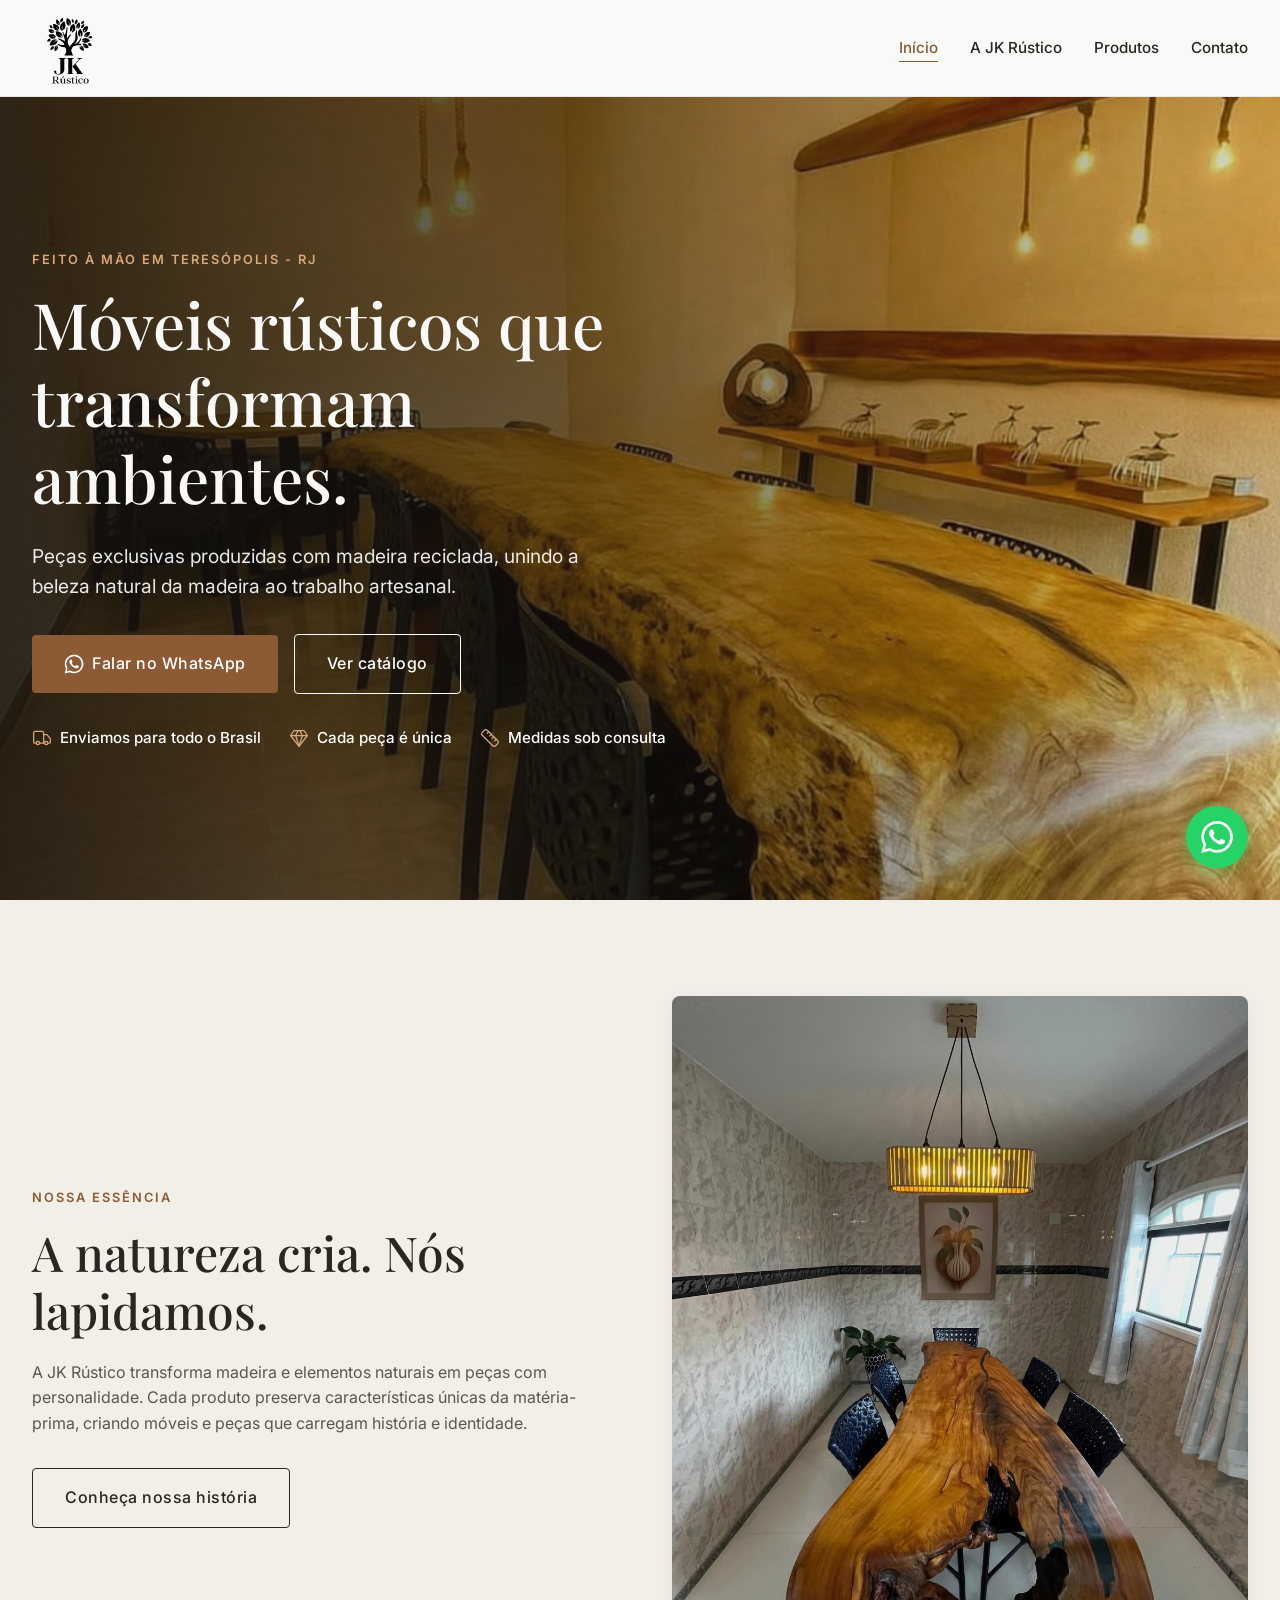
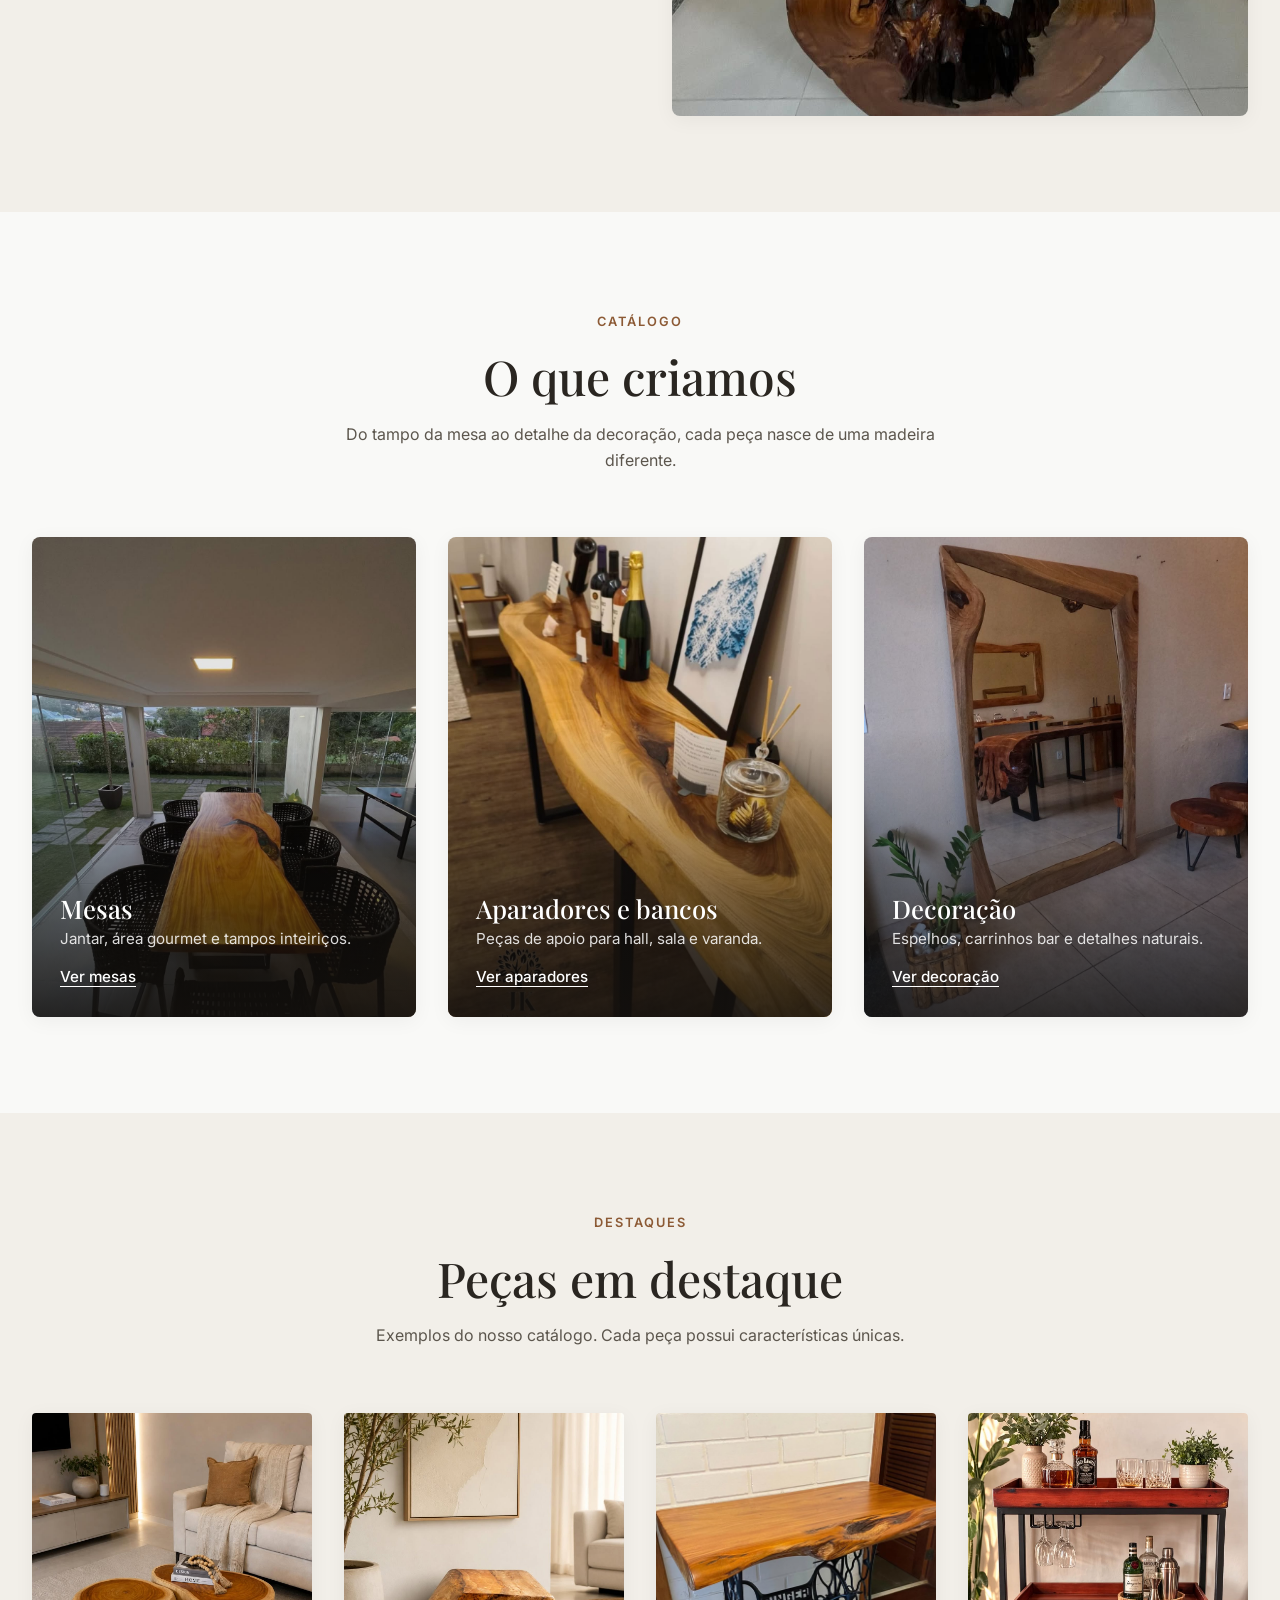
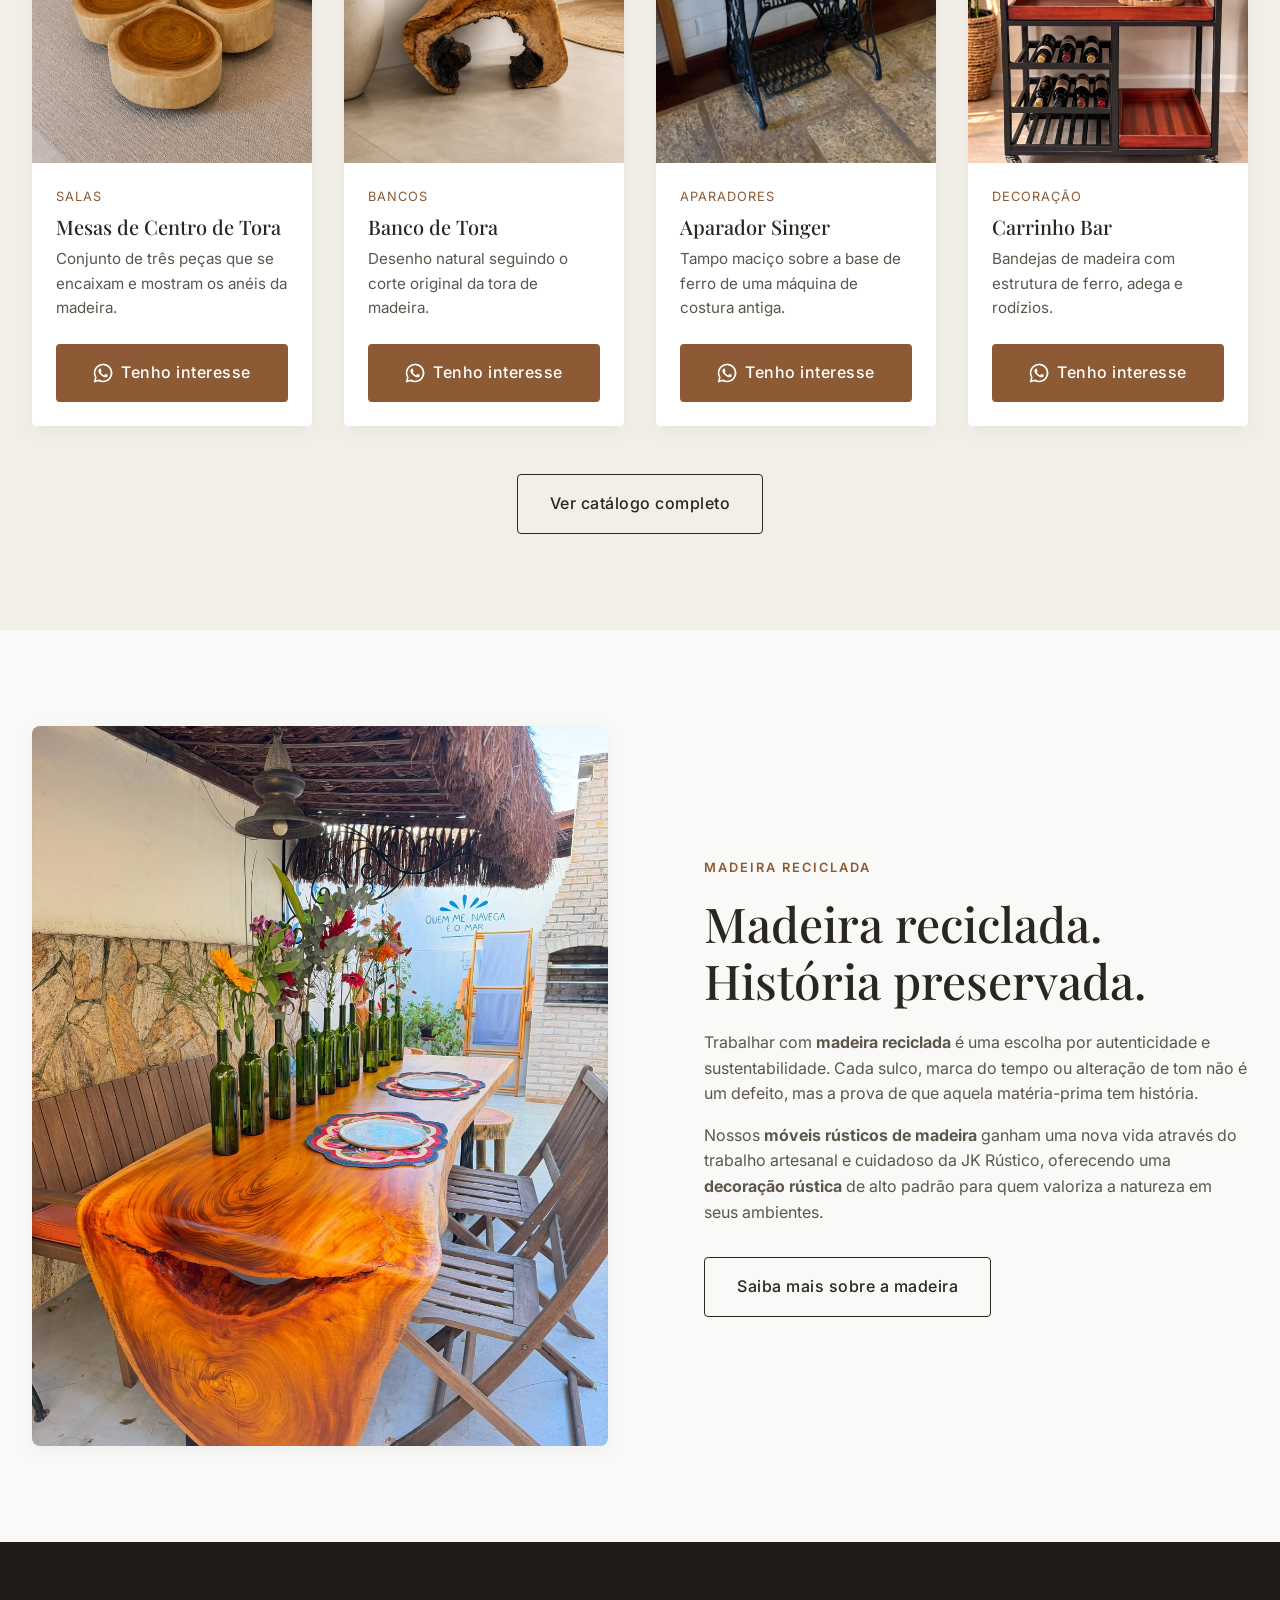
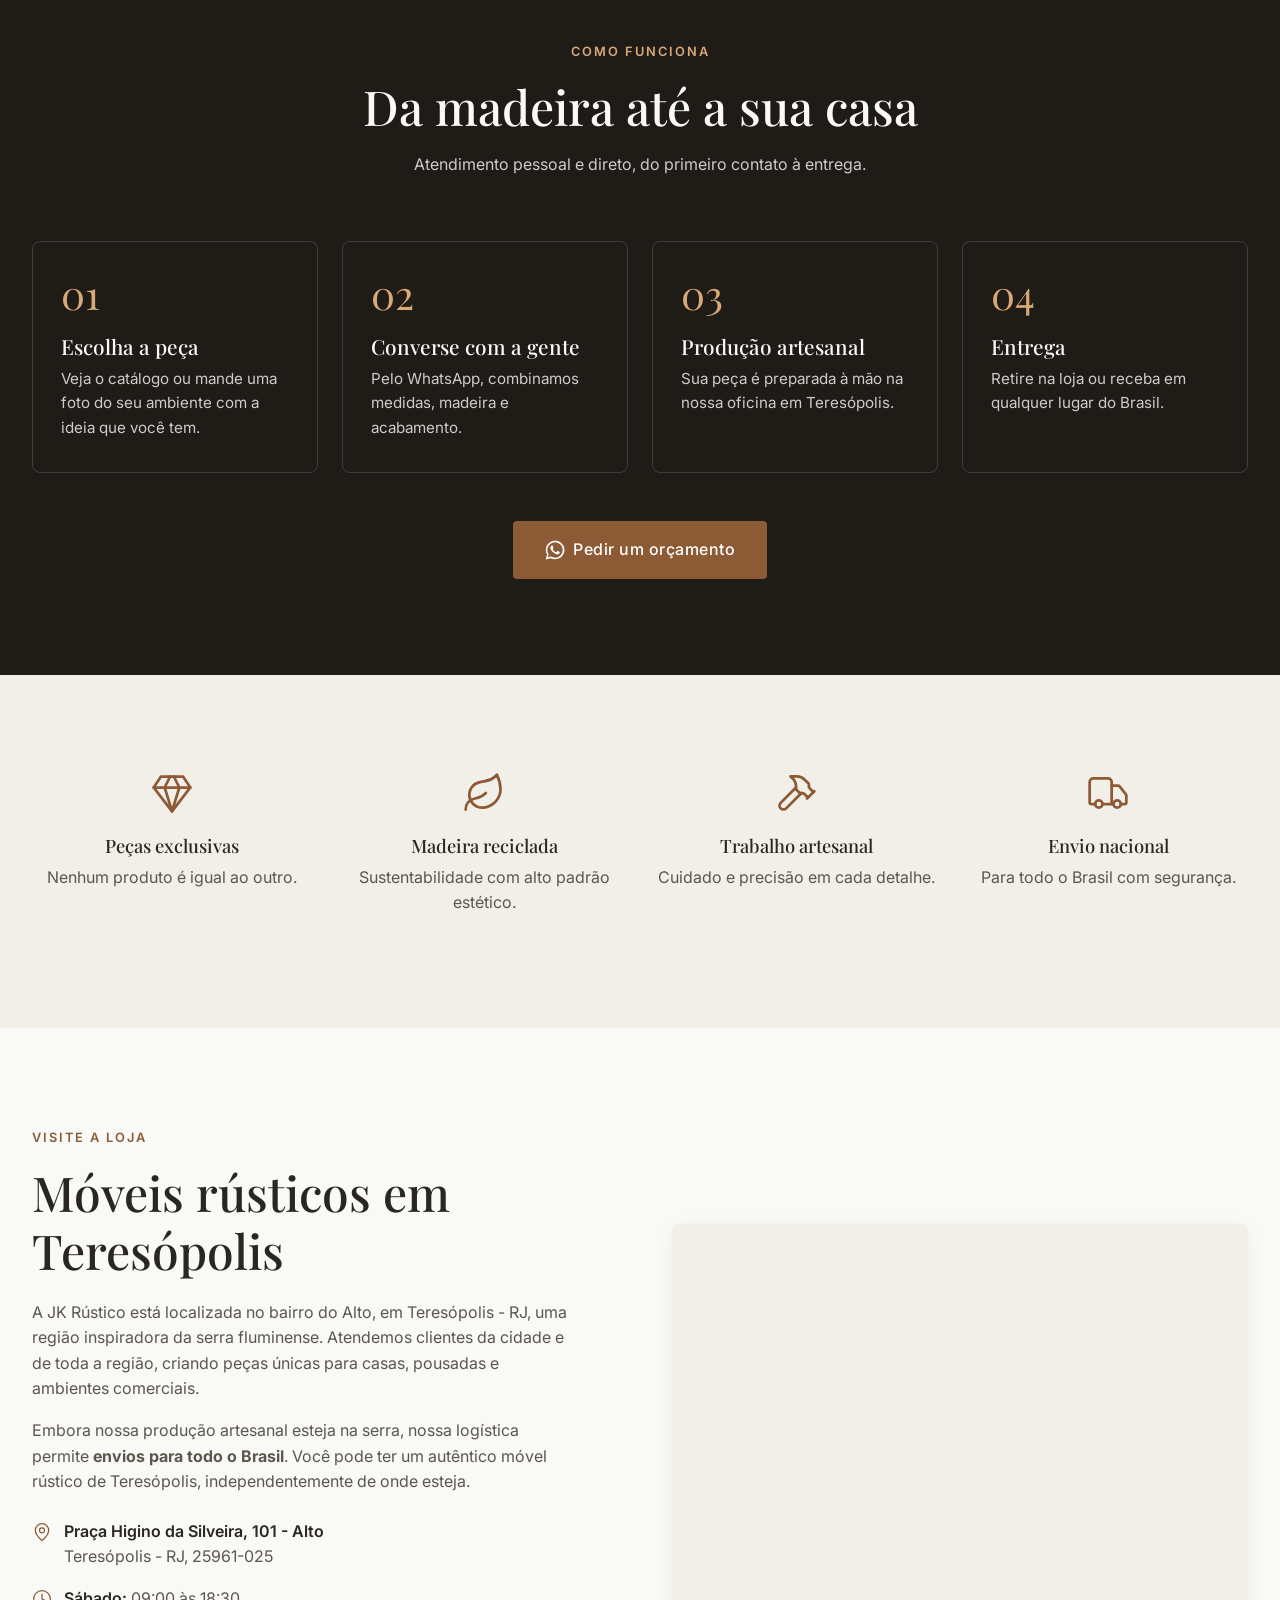
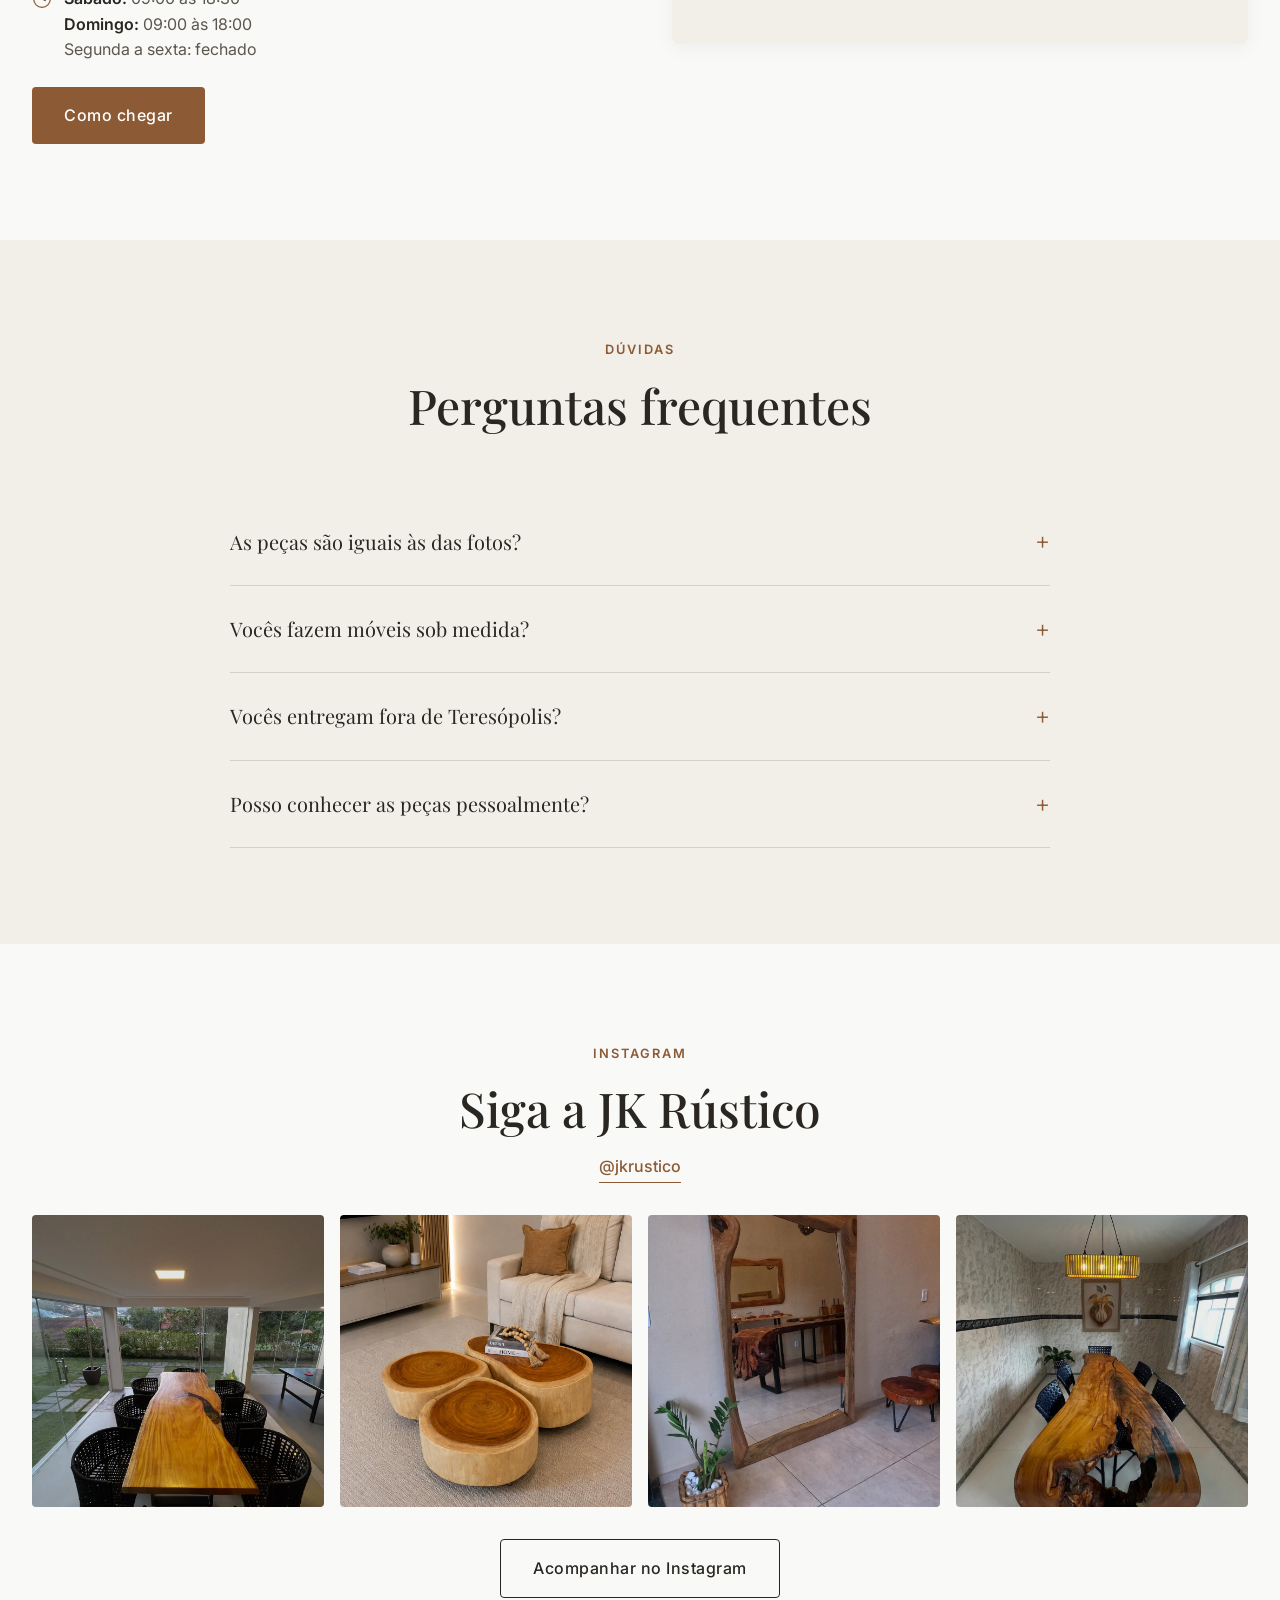
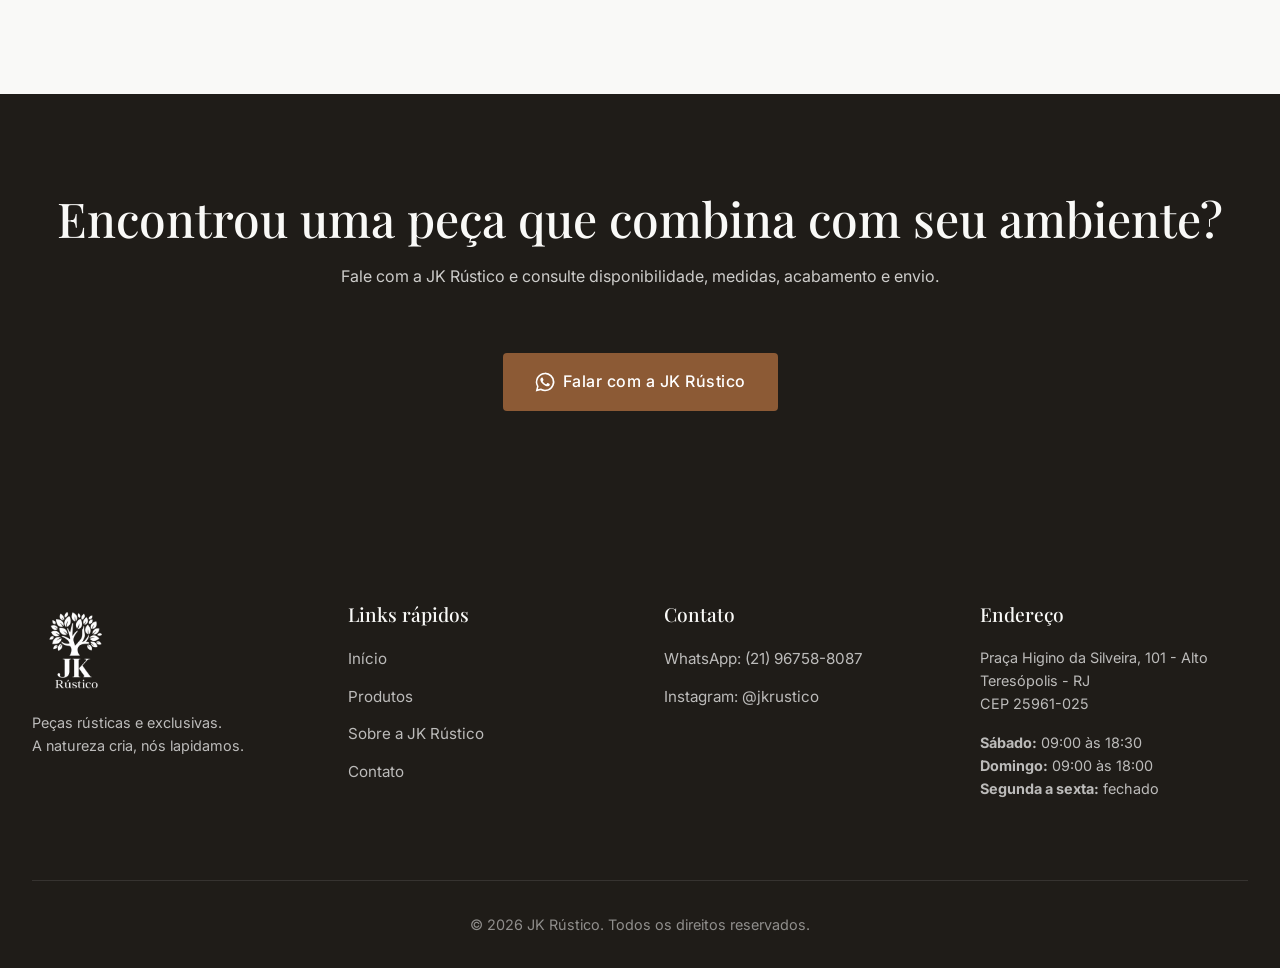
<file: index.html>
<!DOCTYPE html>
<html lang="pt-BR">
<head>
    <meta charset="UTF-8">
    <meta name="viewport" content="width=device-width, initial-scale=1.0">
    <title>JK Rústico | Móveis Rústicos e Peças de Madeira Reciclada em Teresópolis</title>
    <meta name="description" content="A JK Rústico transforma madeira reciclada em móveis rústicos e peças artesanais exclusivas. Localizada em Teresópolis, enviamos para todo o Brasil. Conheça nosso catálogo.">
    <link rel="canonical" href="https://www.jkrustico.com.br/">
    <meta name="theme-color" content="#1F1C18">
    <link rel="icon" type="image/png" href="logo-256.png">

    <!-- Open Graph -->
    <meta property="og:title" content="JK Rústico | Móveis Rústicos e Artesanais">
    <meta property="og:description" content="Peças exclusivas produzidas com madeira reciclada, unindo a beleza natural da madeira ao trabalho artesanal. Enviamos para todo Brasil.">
    <meta property="og:type" content="website">
    <meta property="og:url" content="https://www.jkrustico.com.br/">
    <meta property="og:image" content="https://www.jkrustico.com.br/img1.jpg">
    <meta property="og:locale" content="pt_BR">

    <!-- Preconnect Fonts -->
    <link rel="preconnect" href="https://fonts.googleapis.com">
    <link rel="preconnect" href="https://fonts.gstatic.com" crossorigin>
    <link href="https://fonts.googleapis.com/css2?family=Inter:wght@300;400;500;600&family=Playfair+Display:ital,wght@0,400;0,500;0,600;0,700;1,400&display=swap" rel="stylesheet">

    <!-- Hero image preload (LCP) -->
    <link rel="preload" as="image" href="img1.jpg" fetchpriority="high">

    <!-- Styles -->
    <link rel="stylesheet" href="css/style.css">

    <!-- Schema.org LocalBusiness -->
    <script type="application/ld+json">
    {
      "@context": "https://schema.org",
      "@type": "FurnitureStore",
      "name": "JK Rústico",
      "image": "https://www.jkrustico.com.br/img1.jpg",
      "logo": "https://www.jkrustico.com.br/logo.png",
      "@id": "https://www.jkrustico.com.br/",
      "url": "https://www.jkrustico.com.br/",
      "telephone": "+5521967588087",
      "sameAs": ["https://instagram.com/jkrustico"],
      "areaServed": "BR",
      "address": {
        "@type": "PostalAddress",
        "streetAddress": "Praça Higino da Silveira, 101 - Alto",
        "addressLocality": "Teresópolis",
        "addressRegion": "RJ",
        "postalCode": "25961-025",
        "addressCountry": "BR"
      },
      "geo": {
        "@type": "GeoCoordinates",
        "latitude": -22.4285,
        "longitude": -42.9774
      },
      "openingHoursSpecification": [{
        "@type": "OpeningHoursSpecification",
        "dayOfWeek": "Saturday",
        "opens": "09:00",
        "closes": "18:30"
      },{
        "@type": "OpeningHoursSpecification",
        "dayOfWeek": "Sunday",
        "opens": "09:00",
        "closes": "18:00"
      }]
    }
    </script>

    <!-- Schema.org FAQ -->
    <script type="application/ld+json">
    {
      "@context": "https://schema.org",
      "@type": "FAQPage",
      "mainEntity": [{
        "@type": "Question",
        "name": "As peças são iguais às das fotos?",
        "acceptedAnswer": { "@type": "Answer", "text": "Cada peça é única. Por trabalharmos com madeira reciclada, veios, nós e tons variam de uma peça para outra. As fotos mostram trabalhos já produzidos e, pelo WhatsApp, mostramos o que está disponível no momento." }
      },{
        "@type": "Question",
        "name": "Vocês fazem móveis sob medida?",
        "acceptedAnswer": { "@type": "Answer", "text": "Sim. Conte o espaço disponível e o estilo do ambiente e verificamos as pranchas disponíveis para fazer um orçamento com medidas personalizadas." }
      },{
        "@type": "Question",
        "name": "Vocês entregam fora de Teresópolis?",
        "acceptedAnswer": { "@type": "Answer", "text": "Sim, enviamos para todo o Brasil. A forma de envio é combinada no atendimento, de acordo com a peça e a sua cidade." }
      },{
        "@type": "Question",
        "name": "Posso conhecer as peças pessoalmente?",
        "acceptedAnswer": { "@type": "Answer", "text": "Sim. A loja fica na Praça Higino da Silveira, 101, no Alto, em Teresópolis - RJ, e abre aos sábados das 9h às 18h30 e aos domingos das 9h às 18h." }
      }]
    }
    </script>
</head>
<body>

    <!-- Ícones reutilizáveis -->
    <svg width="0" height="0" style="position:absolute" aria-hidden="true" focusable="false">
        <symbol id="i-wa" viewBox="0 0 16 16"><path d="M11.42 9.49c-.19-.09-1.1-.54-1.27-.61s-.29-.09-.42.1-.48.6-.59.73-.21.14-.4 0a5.13 5.13 0 0 1-1.49-.92 5.25 5.25 0 0 1-1-1.29c-.11-.18 0-.28.08-.38s.18-.21.28-.32a1.39 1.39 0 0 0 .18-.31.38.38 0 0 0 0-.33c0-.09-.42-1-.58-1.37s-.3-.32-.41-.32h-.4a.72.72 0 0 0-.5.23 2.1 2.1 0 0 0-.65 1.55A3.59 3.59 0 0 0 5 8.2 8.32 8.32 0 0 0 8.19 11c.44.19.78.3 1.05.39a2.53 2.53 0 0 0 1.17.07 1.93 1.93 0 0 0 1.26-.88 1.67 1.67 0 0 0 .11-.88c-.05-.07-.17-.12-.36-.21z"/><path d="M13.29 2.68A7.36 7.36 0 0 0 8 .5a7.44 7.44 0 0 0-6.41 11.15l-1 3.85 3.94-1a7.4 7.4 0 0 0 3.55.9H8a7.44 7.44 0 0 0 5.29-12.72zM8 14.12a6.12 6.12 0 0 1-3.15-.87l-.22-.13-2.34.61.62-2.28-.14-.23a6.18 6.18 0 0 1 9.6-7.65 6.12 6.12 0 0 1 1.81 4.37A6.19 6.19 0 0 1 8 14.12z"/></symbol>
        <symbol id="i-truck" viewBox="0 0 24 24"><path d="M14 18V6a2 2 0 0 0-2-2H4a2 2 0 0 0-2 2v11a1 1 0 0 0 1 1h2"/><path d="M15 18H9"/><path d="M19 18h2a1 1 0 0 0 1-1v-3.65a1 1 0 0 0-.22-.624l-3.48-4.35A1 1 0 0 0 17.52 8H14"/><circle cx="17" cy="18" r="2"/><circle cx="7" cy="18" r="2"/></symbol>
        <symbol id="i-gem" viewBox="0 0 24 24"><path d="M6 3h12l4 6-10 13L2 9Z"/><path d="M11 3 8 9l4 13 4-13-3-6"/><path d="M2 9h20"/></symbol>
        <symbol id="i-leaf" viewBox="0 0 24 24"><path d="M11 20A7 7 0 0 1 9.8 6.1C15.5 5 17 4.48 19 2c1 2 2 4.18 2 8 0 5.5-4.78 10-10 10Z"/><path d="M2 21c0-3 1.85-5.36 5.08-6C9.5 14.52 12 13 13 12"/></symbol>
        <symbol id="i-hammer" viewBox="0 0 24 24"><path d="m15 12-8.373 8.373a1 1 0 1 1-3-3L12 9"/><path d="m18 15 4-4"/><path d="m21.5 11.5-1.914-1.914A2 2 0 0 1 19 8.172V7l-2.26-2.26a6 6 0 0 0-4.202-1.756L9 2.96l.92.82A6.18 6.18 0 0 1 12 8.4V10l2 2h1.172a2 2 0 0 1 1.414.586L18.5 14.5"/></symbol>
        <symbol id="i-ruler" viewBox="0 0 24 24"><path d="M21.3 15.3a2.4 2.4 0 0 1 0 3.4l-2.6 2.6a2.4 2.4 0 0 1-3.4 0L2.7 8.7a2.41 2.41 0 0 1 0-3.4l2.6-2.6a2.41 2.41 0 0 1 3.4 0Z"/><path d="m14.5 12.5 2-2"/><path d="m11.5 9.5 2-2"/><path d="m8.5 6.5 2-2"/><path d="m17.5 15.5 2-2"/></symbol>
        <symbol id="i-pin" viewBox="0 0 24 24"><path d="M20 10c0 4.993-5.539 10.193-7.399 11.799a1 1 0 0 1-1.202 0C9.539 20.193 4 14.993 4 10a8 8 0 0 1 16 0"/><circle cx="12" cy="10" r="3"/></symbol>
        <symbol id="i-clock" viewBox="0 0 24 24"><circle cx="12" cy="12" r="10"/><path d="M12 6v6l4 2"/></symbol>
    </svg>

    <!-- Header -->
    <header class="header">
        <div class="container header-container">
            <a href="index.html" class="logo" aria-label="Página Inicial JK Rústico">
                <img src="logo-256.png" alt="JK Rústico" width="256" height="256">
            </a>

            <nav aria-label="Menu principal">
                <ul class="nav-links" id="menu">
                    <li><a href="index.html" aria-current="page">Início</a></li>
                    <li><a href="sobre/index.html">A JK Rústico</a></li>
                    <li><a href="produtos/index.html">Produtos</a></li>
                    <li><a href="contato/index.html">Contato</a></li>
                    <li class="nav-cta"><a href="#" class="btn btn-primary wa-link-default"><svg class="icon"><use href="#i-wa"/></svg>Falar no WhatsApp</a></li>
                </ul>
            </nav>

            <button class="mobile-menu-btn" aria-label="Abrir menu" aria-expanded="false" aria-controls="menu">☰</button>
        </div>
    </header>

    <main>
    <!-- Hero -->
    <section class="hero">
        <img src="img1.jpg" alt="Mesa de tora maciça da JK Rústico em ambiente iluminado" class="hero-img" width="1080" height="1350" fetchpriority="high">
        <div class="container">
            <div class="hero-content">
                <span class="eyebrow">Feito à mão em Teresópolis - RJ</span>
                <h1>Móveis rústicos que transformam ambientes.</h1>
                <p>Peças exclusivas produzidas com madeira reciclada, unindo a beleza natural da madeira ao trabalho artesanal.</p>

                <div class="hero-ctas">
                    <a href="#" class="btn btn-primary wa-link-default"><svg class="icon"><use href="#i-wa"/></svg>Falar no WhatsApp</a>
                    <a href="produtos/index.html" class="btn btn-outline-white">Ver catálogo</a>
                </div>

                <ul class="hero-badges">
                    <li><svg class="icon icon-stroke"><use href="#i-truck"/></svg>Enviamos para todo o Brasil</li>
                    <li><svg class="icon icon-stroke"><use href="#i-gem"/></svg>Cada peça é única</li>
                    <li><svg class="icon icon-stroke"><use href="#i-ruler"/></svg>Medidas sob consulta</li>
                </ul>
            </div>
        </div>
    </section>

    <!-- Bloco de Posicionamento -->
    <section class="section section-bg-alt">
        <div class="container split-section">
            <div class="split-content">
                <span class="eyebrow">Nossa essência</span>
                <h2>A natureza cria. Nós lapidamos.</h2>
                <p>A JK Rústico transforma madeira e elementos naturais em peças com personalidade. Cada produto preserva características únicas da matéria-prima, criando móveis e peças que carregam história e identidade.</p>
                <div class="actions">
                    <a href="sobre/index.html" class="btn btn-outline">Conheça nossa história</a>
                </div>
            </div>
            <div class="split-image-container">
                <img src="img2.jpg" alt="Mesa de jantar orgânica com as aberturas naturais da tora preservadas" width="1080" height="1440" loading="lazy">
            </div>
        </div>
    </section>

    <!-- Categorias -->
    <section class="section">
        <div class="container">
            <div class="section-head">
                <span class="eyebrow">Catálogo</span>
                <h2>O que criamos</h2>
                <p>Do tampo da mesa ao detalhe da decoração, cada peça nasce de uma madeira diferente.</p>
            </div>

            <div class="grid-3">
                <a href="produtos/index.html#mesas" class="category-card">
                    <img src="img3.jpg" alt="Mesa de jantar rústica com tampo inteiriço em varanda envidraçada" width="1080" height="1440" loading="lazy">
                    <div class="category-card-body">
                        <h3>Mesas</h3>
                        <p>Jantar, área gourmet e tampos inteiriços.</p>
                        <span>Ver mesas</span>
                    </div>
                </a>

                <a href="produtos/index.html#aparadores" class="category-card">
                    <img src="img5.jpg" alt="Aparador orgânico de madeira maciça com base de ferro" width="1080" height="1350" loading="lazy">
                    <div class="category-card-body">
                        <h3>Aparadores e bancos</h3>
                        <p>Peças de apoio para hall, sala e varanda.</p>
                        <span>Ver aparadores</span>
                    </div>
                </a>

                <a href="produtos/index.html#decoracao" class="category-card">
                    <img src="img4.jpg" alt="Espelho com moldura rústica de madeira maciça" width="1080" height="1350" loading="lazy">
                    <div class="category-card-body">
                        <h3>Decoração</h3>
                        <p>Espelhos, carrinhos bar e detalhes naturais.</p>
                        <span>Ver decoração</span>
                    </div>
                </a>
            </div>
        </div>
    </section>

    <!-- Catálogo em Destaque -->
    <section class="section section-bg-alt">
        <div class="container">
            <div class="section-head">
                <span class="eyebrow">Destaques</span>
                <h2>Peças em destaque</h2>
                <p>Exemplos do nosso catálogo. Cada peça possui características únicas.</p>
            </div>

            <div class="grid-4">
                <div class="card">
                    <div class="card-img-wrapper">
                        <img src="img7.jpg" alt="Conjunto de três mesas de centro feitas de tora de madeira" width="1080" height="1440" loading="lazy">
                    </div>
                    <div class="card-content">
                        <span class="card-category">Salas</span>
                        <h3 class="card-title">Mesas de Centro de Tora</h3>
                        <p class="card-desc">Conjunto de três peças que se encaixam e mostram os anéis da madeira.</p>
                        <a href="#" class="btn btn-primary" data-wa-msg="Olá! Tenho interesse nas Mesas de Centro de Tora. Gostaria de saber disponibilidade e informações."><svg class="icon"><use href="#i-wa"/></svg>Tenho interesse</a>
                    </div>
                </div>

                <div class="card">
                    <div class="card-img-wrapper">
                        <img src="img8.jpg" alt="Banco esculpido em tora de madeira maciça" width="1080" height="1349" loading="lazy">
                    </div>
                    <div class="card-content">
                        <span class="card-category">Bancos</span>
                        <h3 class="card-title">Banco de Tora</h3>
                        <p class="card-desc">Desenho natural seguindo o corte original da tora de madeira.</p>
                        <a href="#" class="btn btn-primary" data-wa-msg="Olá! Tenho interesse no Banco de Tora. Gostaria de saber disponibilidade e informações."><svg class="icon"><use href="#i-wa"/></svg>Tenho interesse</a>
                    </div>
                </div>

                <div class="card">
                    <div class="card-img-wrapper">
                        <img src="img10.jpg" alt="Aparador de madeira maciça sobre base de máquina de costura Singer antiga" width="1440" height="1440" loading="lazy">
                    </div>
                    <div class="card-content">
                        <span class="card-category">Aparadores</span>
                        <h3 class="card-title">Aparador Singer</h3>
                        <p class="card-desc">Tampo maciço sobre a base de ferro de uma máquina de costura antiga.</p>
                        <a href="#" class="btn btn-primary" data-wa-msg="Olá! Tenho interesse no Aparador Singer. Gostaria de saber disponibilidade e informações."><svg class="icon"><use href="#i-wa"/></svg>Tenho interesse</a>
                    </div>
                </div>

                <div class="card">
                    <div class="card-img-wrapper">
                        <img src="img6.jpg" alt="Carrinho bar com bandejas de madeira e estrutura de ferro" width="1080" height="1440" loading="lazy">
                    </div>
                    <div class="card-content">
                        <span class="card-category">Decoração</span>
                        <h3 class="card-title">Carrinho Bar</h3>
                        <p class="card-desc">Bandejas de madeira com estrutura de ferro, adega e rodízios.</p>
                        <a href="#" class="btn btn-primary" data-wa-msg="Olá! Tenho interesse no Carrinho Bar. Gostaria de saber disponibilidade e informações."><svg class="icon"><use href="#i-wa"/></svg>Tenho interesse</a>
                    </div>
                </div>
            </div>

            <div class="text-center" style="margin-top: 3rem;">
                <a href="produtos/index.html" class="btn btn-outline">Ver catálogo completo</a>
            </div>
        </div>
    </section>

    <!-- Sobre / Madeira Reciclada -->
    <section class="section">
        <div class="container split-section reverse">
            <div class="split-image-container">
                <img src="img9.jpg" alt="Mesa longa de madeira maciça em área gourmet decorada com flores" width="1080" height="1440" loading="lazy">
            </div>
            <div class="split-content">
                <span class="eyebrow">Madeira reciclada</span>
                <h2>Madeira reciclada. História preservada.</h2>
                <p>Trabalhar com <strong>madeira reciclada</strong> é uma escolha por autenticidade e sustentabilidade. Cada sulco, marca do tempo ou alteração de tom não é um defeito, mas a prova de que aquela matéria-prima tem história.</p>
                <p>Nossos <strong>móveis rústicos de madeira</strong> ganham uma nova vida através do trabalho artesanal e cuidadoso da JK Rústico, oferecendo uma <strong>decoração rústica</strong> de alto padrão para quem valoriza a natureza em seus ambientes.</p>
                <div class="actions">
                    <a href="sobre/index.html" class="btn btn-outline">Saiba mais sobre a madeira</a>
                </div>
            </div>
        </div>
    </section>

    <!-- Como funciona -->
    <section class="section section-dark">
        <div class="container">
            <div class="section-head">
                <span class="eyebrow">Como funciona</span>
                <h2>Da madeira até a sua casa</h2>
                <p>Atendimento pessoal e direto, do primeiro contato à entrega.</p>
            </div>
            <ol class="steps">
                <li class="step">
                    <h3>Escolha a peça</h3>
                    <p>Veja o catálogo ou mande uma foto do seu ambiente com a ideia que você tem.</p>
                </li>
                <li class="step">
                    <h3>Converse com a gente</h3>
                    <p>Pelo WhatsApp, combinamos medidas, madeira e acabamento.</p>
                </li>
                <li class="step">
                    <h3>Produção artesanal</h3>
                    <p>Sua peça é preparada à mão na nossa oficina em Teresópolis.</p>
                </li>
                <li class="step">
                    <h3>Entrega</h3>
                    <p>Retire na loja ou receba em qualquer lugar do Brasil.</p>
                </li>
            </ol>
            <div class="text-center" style="margin-top: 3rem;">
                <a href="#" class="btn btn-primary" data-wa-msg="Olá! Vi o site da JK Rústico e gostaria de fazer um orçamento."><svg class="icon"><use href="#i-wa"/></svg>Pedir um orçamento</a>
            </div>
        </div>
    </section>

    <!-- Diferenciais -->
    <section class="section section-bg-alt">
        <div class="container">
            <div class="features-grid">
                <div class="feature-item">
                    <div class="feature-icon"><svg class="icon-stroke"><use href="#i-gem"/></svg></div>
                    <h3 class="feature-title">Peças exclusivas</h3>
                    <p>Nenhum produto é igual ao outro.</p>
                </div>

                <div class="feature-item">
                    <div class="feature-icon"><svg class="icon-stroke"><use href="#i-leaf"/></svg></div>
                    <h3 class="feature-title">Madeira reciclada</h3>
                    <p>Sustentabilidade com alto padrão estético.</p>
                </div>

                <div class="feature-item">
                    <div class="feature-icon"><svg class="icon-stroke"><use href="#i-hammer"/></svg></div>
                    <h3 class="feature-title">Trabalho artesanal</h3>
                    <p>Cuidado e precisão em cada detalhe.</p>
                </div>

                <div class="feature-item">
                    <div class="feature-icon"><svg class="icon-stroke"><use href="#i-truck"/></svg></div>
                    <h3 class="feature-title">Envio nacional</h3>
                    <p>Para todo o Brasil com segurança.</p>
                </div>
            </div>
        </div>
    </section>

    <!-- SEO Teresópolis -->
    <section class="section">
        <div class="container split-section">
            <div class="split-content">
                <span class="eyebrow">Visite a loja</span>
                <h2>Móveis rústicos em Teresópolis</h2>
                <p>A JK Rústico está localizada no bairro do Alto, em Teresópolis - RJ, uma região inspiradora da serra fluminense. Atendemos clientes da cidade e de toda a região, criando peças únicas para casas, pousadas e ambientes comerciais.</p>
                <p>Embora nossa produção artesanal esteja na serra, nossa logística permite <strong>envios para todo o Brasil</strong>. Você pode ter um autêntico móvel rústico de Teresópolis, independentemente de onde esteja.</p>
                <ul class="info-list">
                    <li><svg class="icon icon-stroke"><use href="#i-pin"/></svg><span><strong>Praça Higino da Silveira, 101 - Alto</strong><br>Teresópolis - RJ, 25961-025</span></li>
                    <li><svg class="icon icon-stroke"><use href="#i-clock"/></svg><span><strong>Sábado:</strong> 09:00 às 18:30<br><strong>Domingo:</strong> 09:00 às 18:00<br>Segunda a sexta: fechado</span></li>
                </ul>
                <a href="https://www.google.com/maps/dir/?api=1&destination=Pra%C3%A7a+Higino+da+Silveira+101+Alto+Teres%C3%B3polis+RJ" target="_blank" rel="noopener" class="btn btn-primary">Como chegar</a>
            </div>
            <div class="map-embed">
                <iframe title="Mapa da JK Rústico em Teresópolis" src="https://www.google.com/maps/embed?pb=!1m18!1m12!1m3!1d3688.083758364861!2d-42.97782352468307!3d-22.42851502283839!2m3!1f0!2f0!3f0!3m2!1i1024!2i768!4f13.1!3m3!1m2!1s0x9852bf2c62c161%3A0xe541eafcf91e1d23!2sPra%C3%A7a%20Higino%20da%20Silveira%2C%20101%20-%20Alto%2C%20Teres%C3%B3polis%20-%20RJ%2C%2025961-025!5e0!3m2!1spt-BR!2sbr!4v1716301234567!5m2!1spt-BR!2sbr" allowfullscreen loading="lazy" referrerpolicy="no-referrer-when-downgrade"></iframe>
            </div>
        </div>
    </section>

    <!-- FAQ -->
    <section class="section section-bg-alt">
        <div class="container">
            <div class="section-head">
                <span class="eyebrow">Dúvidas</span>
                <h2>Perguntas frequentes</h2>
            </div>
            <div class="faq">
                <details>
                    <summary>As peças são iguais às das fotos?</summary>
                    <p>Cada peça é única. Por trabalharmos com madeira reciclada, veios, nós e tons variam de uma peça para outra. As fotos mostram trabalhos já produzidos e, pelo WhatsApp, mostramos o que está disponível no momento.</p>
                </details>
                <details>
                    <summary>Vocês fazem móveis sob medida?</summary>
                    <p>Sim. Conte o espaço disponível e o estilo do ambiente e verificamos as pranchas disponíveis para fazer um orçamento com medidas personalizadas.</p>
                </details>
                <details>
                    <summary>Vocês entregam fora de Teresópolis?</summary>
                    <p>Sim, enviamos para todo o Brasil. A forma de envio é combinada no atendimento, de acordo com a peça e a sua cidade.</p>
                </details>
                <details>
                    <summary>Posso conhecer as peças pessoalmente?</summary>
                    <p>Sim. A loja fica na Praça Higino da Silveira, 101, no Alto, em Teresópolis - RJ, e abre aos sábados das 9h às 18h30 e aos domingos das 9h às 18h.</p>
                </details>
            </div>
        </div>
    </section>

    <!-- Instagram -->
    <section class="section">
        <div class="container text-center">
            <span class="eyebrow">Instagram</span>
            <h2 class="mb-sm">Siga a JK Rústico</h2>
            <p><a href="https://instagram.com/jkrustico" target="_blank" rel="noopener" class="link-arrow">@jkrustico</a></p>

            <div class="insta-grid">
                <img src="img3.jpg" alt="Mesa de jantar rústica em varanda" width="1080" height="1440" loading="lazy">
                <img src="img7.jpg" alt="Mesas de centro de tora" width="1080" height="1440" loading="lazy">
                <img src="img4.jpg" alt="Espelho com moldura rústica" width="1080" height="1350" loading="lazy">
                <img src="img2.jpg" alt="Mesa de jantar orgânica" width="1080" height="1440" loading="lazy">
            </div>

            <a href="https://instagram.com/jkrustico" target="_blank" rel="noopener" class="btn btn-outline">Acompanhar no Instagram</a>
        </div>
    </section>

    <!-- CTA Final -->
    <section class="section section-dark text-center">
        <div class="container">
            <h2 class="mb-sm">Encontrou uma peça que combina com seu ambiente?</h2>
            <p class="mb-lg" style="max-width: 600px; margin-left: auto; margin-right: auto;">Fale com a JK Rústico e consulte disponibilidade, medidas, acabamento e envio.</p>
            <a href="#" class="btn btn-primary" data-wa-msg="Olá! Vi o site da JK Rústico e gostaria de mais informações."><svg class="icon"><use href="#i-wa"/></svg>Falar com a JK Rústico</a>
        </div>
    </section>
    </main>

    <!-- Footer -->
    <footer class="footer">
        <div class="container">
            <div class="footer-grid">
                <div class="footer-col">
                    <img src="logo-256.png" alt="JK Rústico" class="footer-logo" width="256" height="256" loading="lazy">
                    <p>Peças rústicas e exclusivas.<br>A natureza cria, nós lapidamos.</p>
                </div>

                <div class="footer-col">
                    <h4>Links rápidos</h4>
                    <ul class="footer-links">
                        <li><a href="index.html">Início</a></li>
                        <li><a href="produtos/index.html">Produtos</a></li>
                        <li><a href="sobre/index.html">Sobre a JK Rústico</a></li>
                        <li><a href="contato/index.html">Contato</a></li>
                    </ul>
                </div>

                <div class="footer-col">
                    <h4>Contato</h4>
                    <ul class="footer-links">
                        <li><a href="#" class="wa-link-default">WhatsApp: (21) 96758-8087</a></li>
                        <li><a href="https://instagram.com/jkrustico" target="_blank" rel="noopener">Instagram: @jkrustico</a></li>
                    </ul>
                </div>

                <div class="footer-col">
                    <h4>Endereço</h4>
                    <p>
                        Praça Higino da Silveira, 101 - Alto<br>
                        Teresópolis - RJ<br>
                        CEP 25961-025
                    </p>
                    <p>
                        <strong>Sábado:</strong> 09:00 às 18:30<br>
                        <strong>Domingo:</strong> 09:00 às 18:00<br>
                        <strong>Segunda a sexta:</strong> fechado
                    </p>
                </div>
            </div>

            <div class="footer-bottom">
                <p>&copy; <span data-year>2026</span> JK Rústico. Todos os direitos reservados.</p>
            </div>
        </div>
    </footer>

    <!-- Floating WhatsApp CTA -->
    <a href="#" class="whatsapp-float wa-link-default" aria-label="Falar conosco no WhatsApp">
        <svg><use href="#i-wa"/></svg>
    </a>

    <script src="js/main.js"></script>
</body>
</html>
</file>
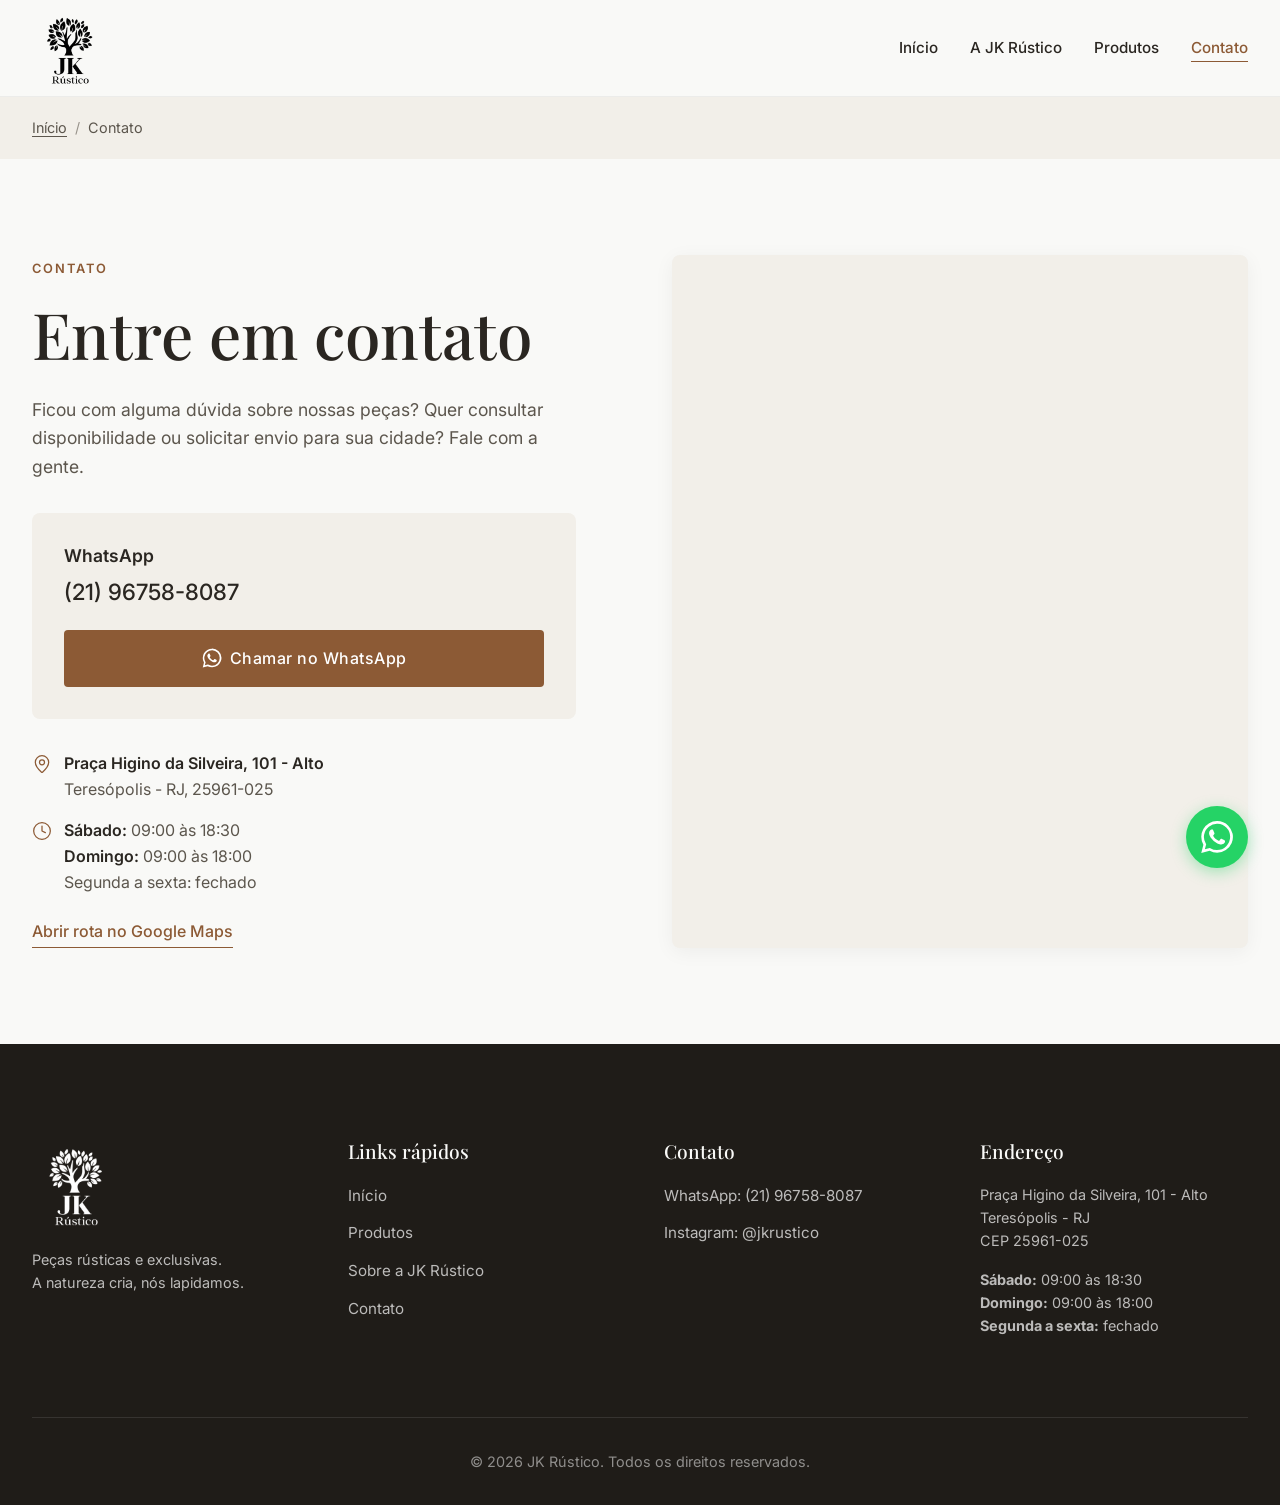
<file: contato/index.html>
<!DOCTYPE html>
<html lang="pt-BR">
<head>
    <meta charset="UTF-8">
    <meta name="viewport" content="width=device-width, initial-scale=1.0">
    <title>Contato | JK Rústico Teresópolis</title>
    <meta name="description" content="Entre em contato com a JK Rústico. Estamos localizados na Praça Higino da Silveira, no Alto, Teresópolis. Atendemos também via WhatsApp para todo o Brasil.">
    <link rel="canonical" href="https://www.jkrustico.com.br/contato/">
    <meta name="theme-color" content="#1F1C18">
    <link rel="icon" type="image/png" href="../logo-256.png">

    <meta property="og:title" content="Contato | JK Rústico Teresópolis">
    <meta property="og:description" content="Fale com a JK Rústico pelo WhatsApp ou visite a loja no Alto, em Teresópolis.">
    <meta property="og:type" content="website">
    <meta property="og:url" content="https://www.jkrustico.com.br/contato/">
    <meta property="og:image" content="https://www.jkrustico.com.br/img1.jpg">

    <link rel="preconnect" href="https://fonts.googleapis.com">
    <link rel="preconnect" href="https://fonts.gstatic.com" crossorigin>
    <link href="https://fonts.googleapis.com/css2?family=Inter:wght@300;400;500;600&family=Playfair+Display:ital,wght@0,400;0,500;0,600;0,700;1,400&display=swap" rel="stylesheet">
    <link rel="stylesheet" href="../css/style.css">

    <!-- Schema.org LocalBusiness -->
    <script type="application/ld+json">
    {
      "@context": "https://schema.org",
      "@type": "FurnitureStore",
      "name": "JK Rústico",
      "image": "https://www.jkrustico.com.br/img1.jpg",
      "@id": "https://www.jkrustico.com.br/",
      "url": "https://www.jkrustico.com.br/",
      "telephone": "+5521967588087",
      "address": {
        "@type": "PostalAddress",
        "streetAddress": "Praça Higino da Silveira, 101 - Alto",
        "addressLocality": "Teresópolis",
        "addressRegion": "RJ",
        "postalCode": "25961-025",
        "addressCountry": "BR"
      },
      "openingHoursSpecification": [{
        "@type": "OpeningHoursSpecification",
        "dayOfWeek": "Saturday",
        "opens": "09:00",
        "closes": "18:30"
      },{
        "@type": "OpeningHoursSpecification",
        "dayOfWeek": "Sunday",
        "opens": "09:00",
        "closes": "18:00"
      }]
    }
    </script>
</head>
<body>
    <svg width="0" height="0" style="position:absolute" aria-hidden="true" focusable="false">
        <symbol id="i-wa" viewBox="0 0 16 16"><path d="M11.42 9.49c-.19-.09-1.1-.54-1.27-.61s-.29-.09-.42.1-.48.6-.59.73-.21.14-.4 0a5.13 5.13 0 0 1-1.49-.92 5.25 5.25 0 0 1-1-1.29c-.11-.18 0-.28.08-.38s.18-.21.28-.32a1.39 1.39 0 0 0 .18-.31.38.38 0 0 0 0-.33c0-.09-.42-1-.58-1.37s-.3-.32-.41-.32h-.4a.72.72 0 0 0-.5.23 2.1 2.1 0 0 0-.65 1.55A3.59 3.59 0 0 0 5 8.2 8.32 8.32 0 0 0 8.19 11c.44.19.78.3 1.05.39a2.53 2.53 0 0 0 1.17.07 1.93 1.93 0 0 0 1.26-.88 1.67 1.67 0 0 0 .11-.88c-.05-.07-.17-.12-.36-.21z"/><path d="M13.29 2.68A7.36 7.36 0 0 0 8 .5a7.44 7.44 0 0 0-6.41 11.15l-1 3.85 3.94-1a7.4 7.4 0 0 0 3.55.9H8a7.44 7.44 0 0 0 5.29-12.72zM8 14.12a6.12 6.12 0 0 1-3.15-.87l-.22-.13-2.34.61.62-2.28-.14-.23a6.18 6.18 0 0 1 9.6-7.65 6.12 6.12 0 0 1 1.81 4.37A6.19 6.19 0 0 1 8 14.12z"/></symbol>
        <symbol id="i-pin" viewBox="0 0 24 24"><path d="M20 10c0 4.993-5.539 10.193-7.399 11.799a1 1 0 0 1-1.202 0C9.539 20.193 4 14.993 4 10a8 8 0 0 1 16 0"/><circle cx="12" cy="10" r="3"/></symbol>
        <symbol id="i-clock" viewBox="0 0 24 24"><circle cx="12" cy="12" r="10"/><path d="M12 6v6l4 2"/></symbol>
    </svg>

    <header class="header">
        <div class="container header-container">
            <a href="../index.html" class="logo" aria-label="Página Inicial JK Rústico">
                <img src="../logo-256.png" alt="JK Rústico" width="256" height="256">
            </a>
            <nav aria-label="Menu principal">
                <ul class="nav-links" id="menu">
                    <li><a href="../index.html">Início</a></li>
                    <li><a href="../sobre/index.html">A JK Rústico</a></li>
                    <li><a href="../produtos/index.html">Produtos</a></li>
                    <li><a href="index.html" aria-current="page">Contato</a></li>
                    <li class="nav-cta"><a href="#" class="btn btn-primary wa-link-default"><svg class="icon"><use href="#i-wa"/></svg>Falar no WhatsApp</a></li>
                </ul>
            </nav>
            <button class="mobile-menu-btn" aria-label="Abrir menu" aria-expanded="false" aria-controls="menu">☰</button>
        </div>
    </header>

    <div class="page-top breadcrumb-bar">
        <div class="container">
            <nav aria-label="Breadcrumb">
                <ol class="breadcrumb">
                    <li><a href="../index.html">Início</a></li>
                    <li aria-current="page">Contato</li>
                </ol>
            </nav>
        </div>
    </div>

    <main>
    <section class="section">
        <div class="container split-section" style="align-items: stretch;">
            <div class="split-content">
                <span class="eyebrow">Contato</span>
                <h1 style="margin-bottom: 1.5rem;">Entre em contato</h1>
                <p style="font-size: 1.1rem; margin-bottom: 2rem;">Ficou com alguma dúvida sobre nossas peças? Quer consultar disponibilidade ou solicitar envio para sua cidade? Fale com a gente.</p>

                <div class="contact-card">
                    <h2>WhatsApp</h2>
                    <p class="phone">(21) 96758-8087</p>
                    <a href="#" class="btn btn-primary btn-block wa-link-default"><svg class="icon"><use href="#i-wa"/></svg>Chamar no WhatsApp</a>
                </div>

                <ul class="info-list">
                    <li><svg class="icon icon-stroke"><use href="#i-pin"/></svg><span><strong>Praça Higino da Silveira, 101 - Alto</strong><br>Teresópolis - RJ, 25961-025</span></li>
                    <li><svg class="icon icon-stroke"><use href="#i-clock"/></svg><span><strong>Sábado:</strong> 09:00 às 18:30<br><strong>Domingo:</strong> 09:00 às 18:00<br>Segunda a sexta: fechado</span></li>
                </ul>
                <a href="https://www.google.com/maps/dir/?api=1&destination=Pra%C3%A7a+Higino+da+Silveira+101+Alto+Teres%C3%B3polis+RJ" target="_blank" rel="noopener" class="link-arrow">Abrir rota no Google Maps</a>
            </div>

            <div class="map-embed">
                <iframe title="Mapa da JK Rústico em Teresópolis" src="https://www.google.com/maps/embed?pb=!1m18!1m12!1m3!1d3688.083758364861!2d-42.97782352468307!3d-22.42851502283839!2m3!1f0!2f0!3f0!3m2!1i1024!2i768!4f13.1!3m3!1m2!1s0x9852bf2c62c161%3A0xe541eafcf91e1d23!2sPra%C3%A7a%20Higino%20da%20Silveira%2C%20101%20-%20Alto%2C%20Teres%C3%B3polis%20-%20RJ%2C%2025961-025!5e0!3m2!1spt-BR!2sbr!4v1716301234567!5m2!1spt-BR!2sbr" allowfullscreen loading="lazy" referrerpolicy="no-referrer-when-downgrade"></iframe>
            </div>
        </div>
    </section>
    </main>

    <footer class="footer">
        <div class="container">
            <div class="footer-grid">
                <div class="footer-col">
                    <img src="../logo-256.png" alt="JK Rústico" class="footer-logo" width="256" height="256" loading="lazy">
                    <p>Peças rústicas e exclusivas.<br>A natureza cria, nós lapidamos.</p>
                </div>
                <div class="footer-col">
                    <h4>Links rápidos</h4>
                    <ul class="footer-links">
                        <li><a href="../index.html">Início</a></li>
                        <li><a href="../produtos/index.html">Produtos</a></li>
                        <li><a href="../sobre/index.html">Sobre a JK Rústico</a></li>
                        <li><a href="index.html">Contato</a></li>
                    </ul>
                </div>
                <div class="footer-col">
                    <h4>Contato</h4>
                    <ul class="footer-links">
                        <li><a href="#" class="wa-link-default">WhatsApp: (21) 96758-8087</a></li>
                        <li><a href="https://instagram.com/jkrustico" target="_blank" rel="noopener">Instagram: @jkrustico</a></li>
                    </ul>
                </div>
                <div class="footer-col">
                    <h4>Endereço</h4>
                    <p>Praça Higino da Silveira, 101 - Alto<br>Teresópolis - RJ<br>CEP 25961-025</p>
                    <p><strong>Sábado:</strong> 09:00 às 18:30<br><strong>Domingo:</strong> 09:00 às 18:00<br><strong>Segunda a sexta:</strong> fechado</p>
                </div>
            </div>
            <div class="footer-bottom">
                <p>&copy; <span data-year>2026</span> JK Rústico. Todos os direitos reservados.</p>
            </div>
        </div>
    </footer>

    <a href="#" class="whatsapp-float wa-link-default" aria-label="Falar conosco no WhatsApp">
        <svg><use href="#i-wa"/></svg>
    </a>
    <script src="../js/main.js"></script>
</body>
</html>
</file>
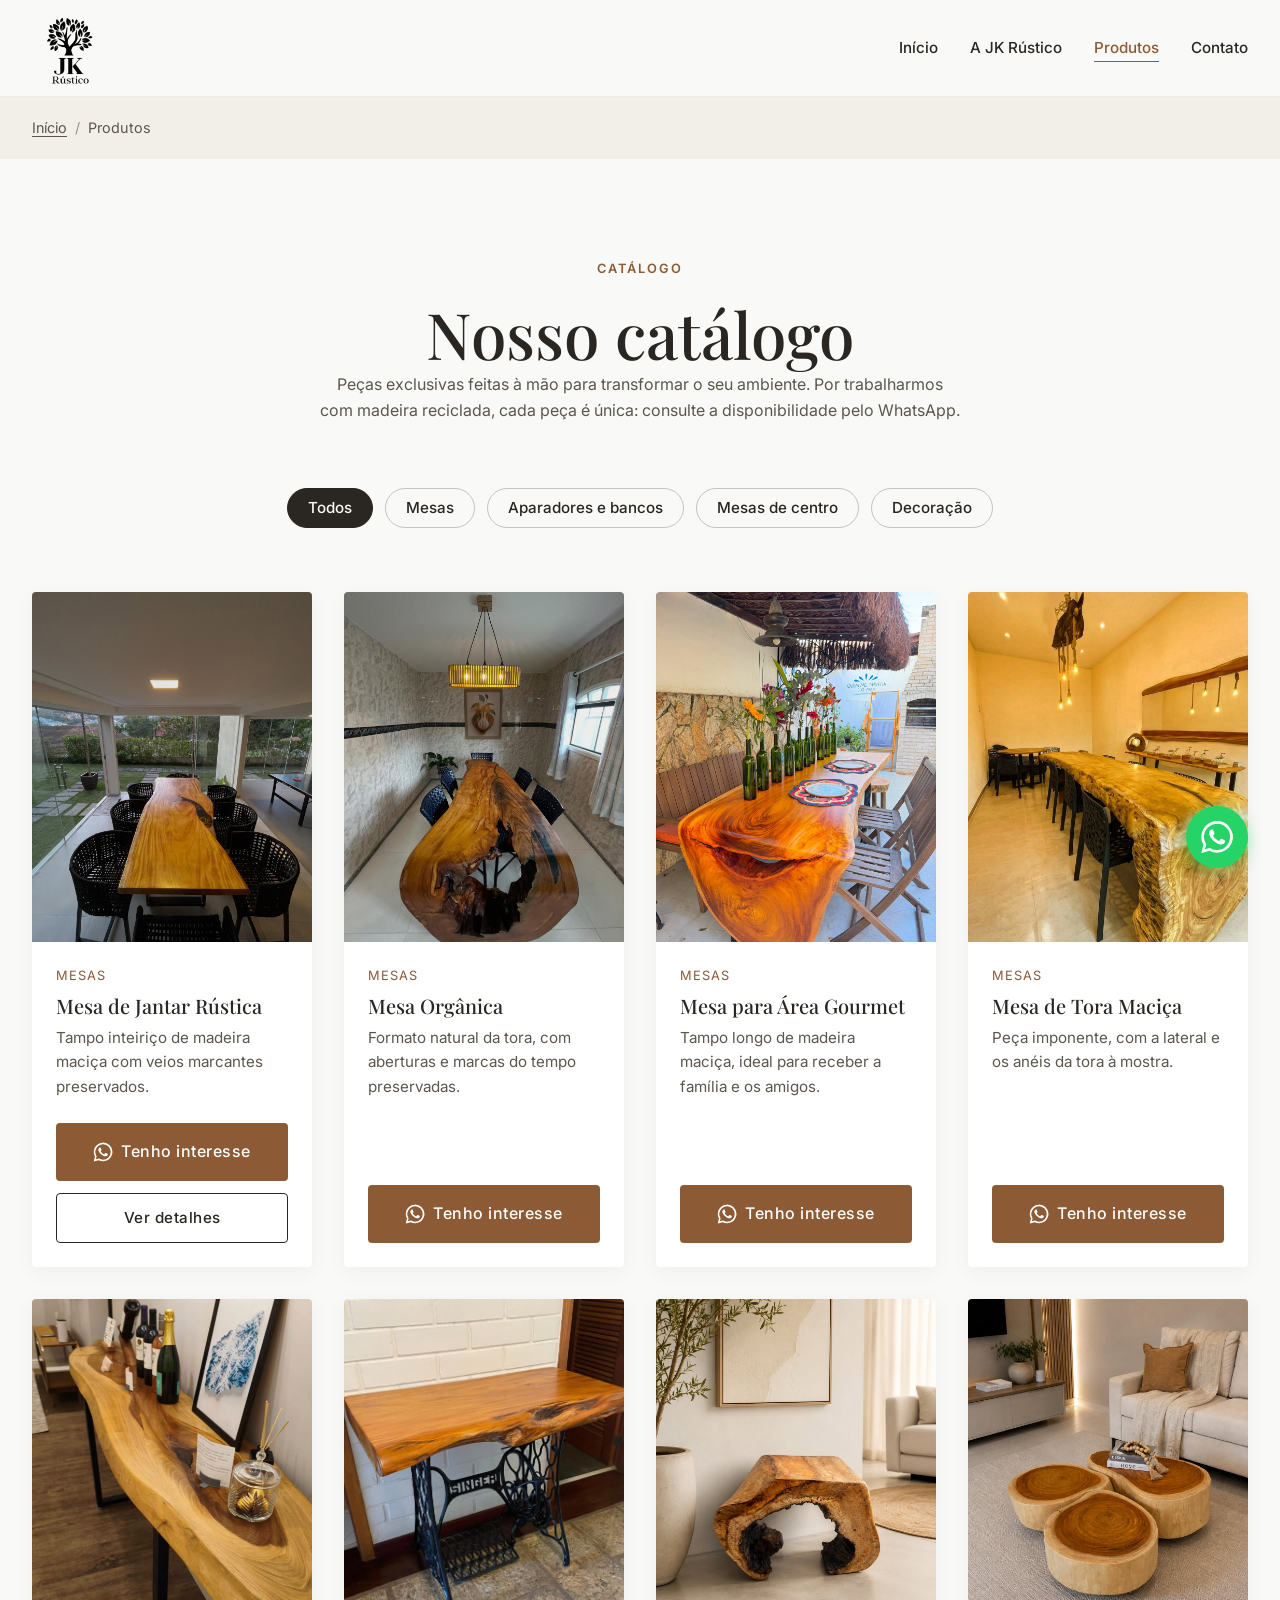
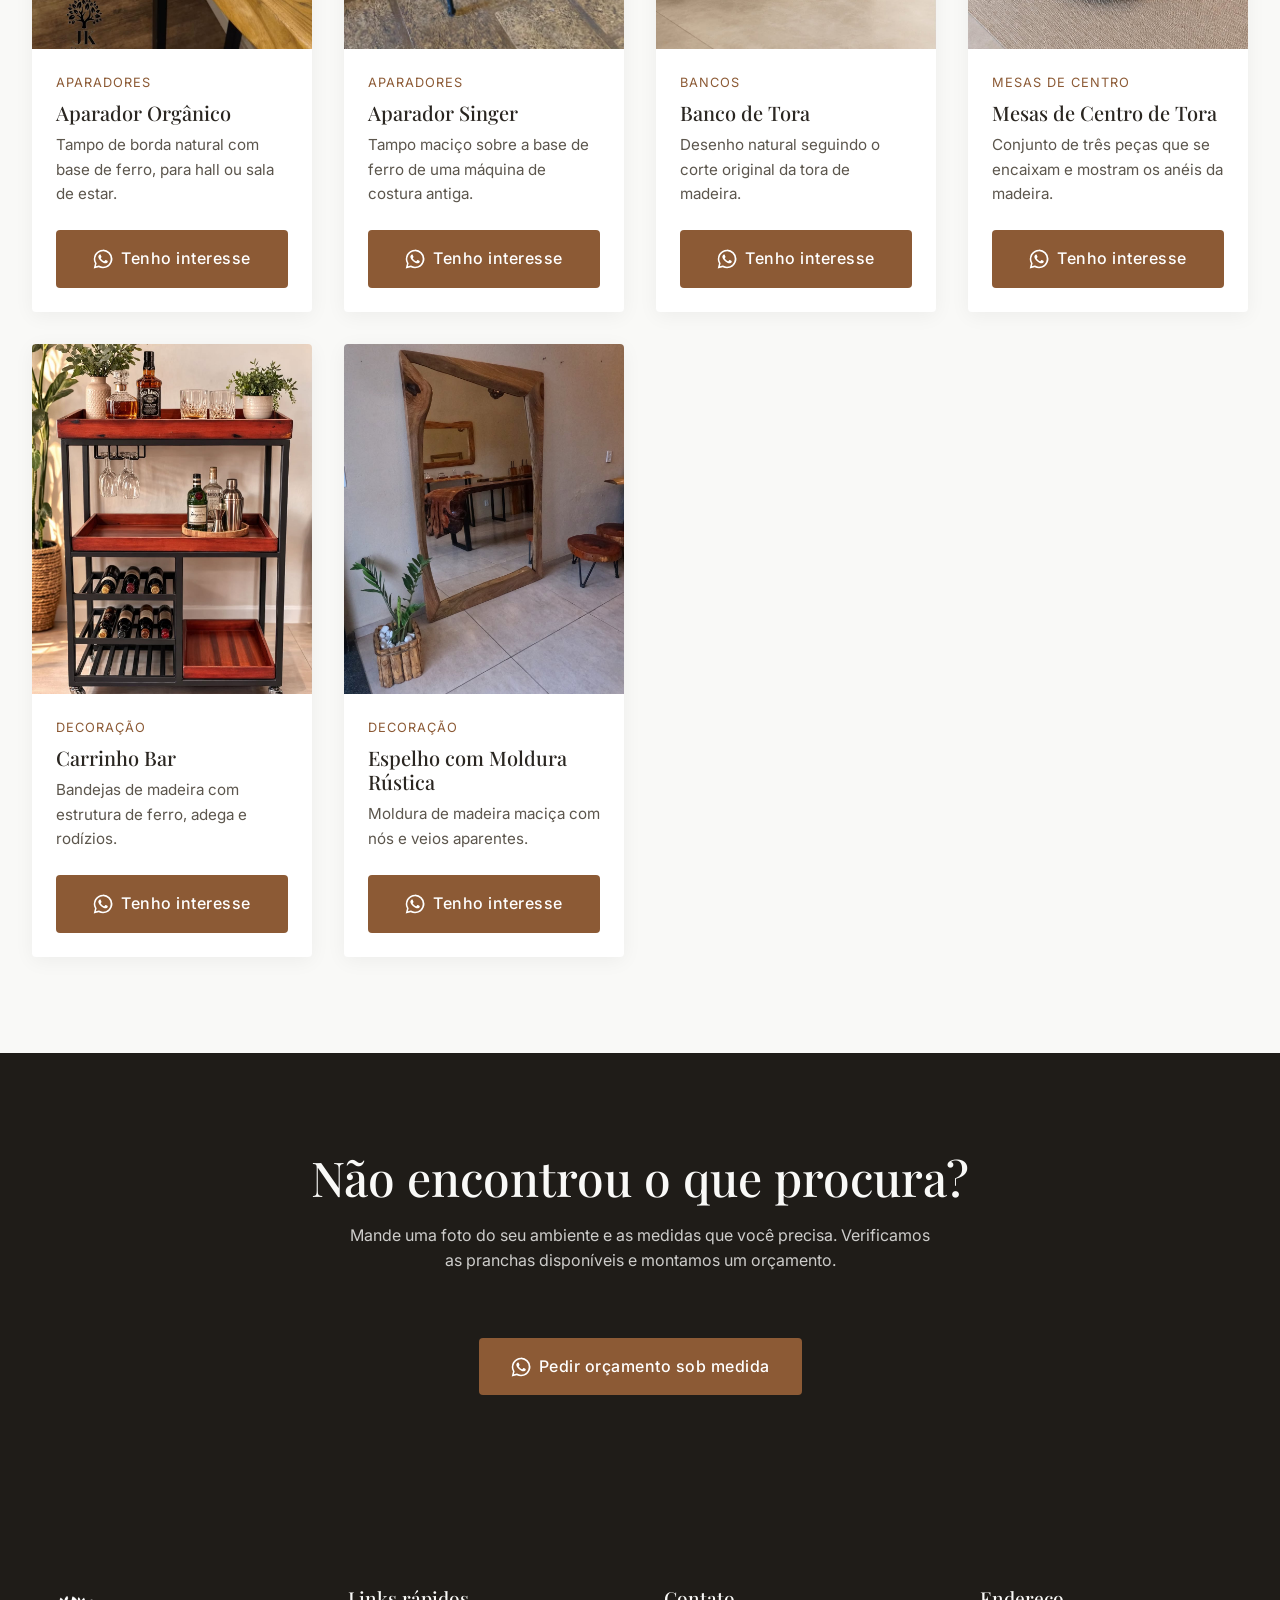
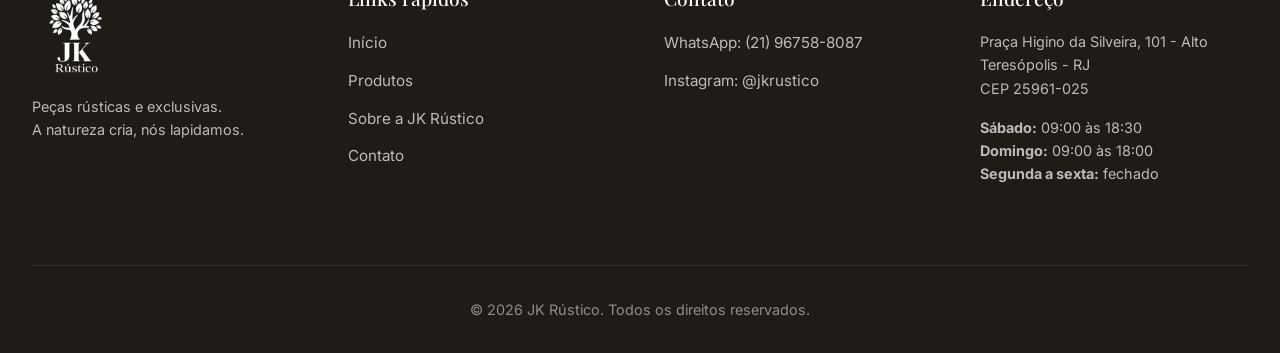
<file: produtos/index.html>
<!DOCTYPE html>
<html lang="pt-BR">
<head>
    <meta charset="UTF-8">
    <meta name="viewport" content="width=device-width, initial-scale=1.0">
    <title>Catálogo de Móveis Rústicos | JK Rústico</title>
    <meta name="description" content="Conheça o catálogo da JK Rústico: mesas, aparadores, bancos, mesas de centro e peças decorativas exclusivas feitas com madeira reciclada em Teresópolis.">
    <link rel="canonical" href="https://www.jkrustico.com.br/produtos/">
    <meta name="theme-color" content="#1F1C18">
    <link rel="icon" type="image/png" href="../logo-256.png">

    <meta property="og:title" content="Catálogo | JK Rústico">
    <meta property="og:description" content="Mesas, aparadores, bancos e decoração em madeira reciclada. Enviamos para todo o Brasil.">
    <meta property="og:type" content="website">
    <meta property="og:url" content="https://www.jkrustico.com.br/produtos/">
    <meta property="og:image" content="https://www.jkrustico.com.br/img3.jpg">

    <link rel="preconnect" href="https://fonts.googleapis.com">
    <link rel="preconnect" href="https://fonts.gstatic.com" crossorigin>
    <link href="https://fonts.googleapis.com/css2?family=Inter:wght@300;400;500;600&family=Playfair+Display:ital,wght@0,400;0,500;0,600;0,700;1,400&display=swap" rel="stylesheet">

    <link rel="stylesheet" href="../css/style.css">
</head>
<body>
    <svg width="0" height="0" style="position:absolute" aria-hidden="true" focusable="false">
        <symbol id="i-wa" viewBox="0 0 16 16"><path d="M11.42 9.49c-.19-.09-1.1-.54-1.27-.61s-.29-.09-.42.1-.48.6-.59.73-.21.14-.4 0a5.13 5.13 0 0 1-1.49-.92 5.25 5.25 0 0 1-1-1.29c-.11-.18 0-.28.08-.38s.18-.21.28-.32a1.39 1.39 0 0 0 .18-.31.38.38 0 0 0 0-.33c0-.09-.42-1-.58-1.37s-.3-.32-.41-.32h-.4a.72.72 0 0 0-.5.23 2.1 2.1 0 0 0-.65 1.55A3.59 3.59 0 0 0 5 8.2 8.32 8.32 0 0 0 8.19 11c.44.19.78.3 1.05.39a2.53 2.53 0 0 0 1.17.07 1.93 1.93 0 0 0 1.26-.88 1.67 1.67 0 0 0 .11-.88c-.05-.07-.17-.12-.36-.21z"/><path d="M13.29 2.68A7.36 7.36 0 0 0 8 .5a7.44 7.44 0 0 0-6.41 11.15l-1 3.85 3.94-1a7.4 7.4 0 0 0 3.55.9H8a7.44 7.44 0 0 0 5.29-12.72zM8 14.12a6.12 6.12 0 0 1-3.15-.87l-.22-.13-2.34.61.62-2.28-.14-.23a6.18 6.18 0 0 1 9.6-7.65 6.12 6.12 0 0 1 1.81 4.37A6.19 6.19 0 0 1 8 14.12z"/></symbol>
    </svg>

    <header class="header">
        <div class="container header-container">
            <a href="../index.html" class="logo" aria-label="Página Inicial JK Rústico">
                <img src="../logo-256.png" alt="JK Rústico" width="256" height="256">
            </a>
            <nav aria-label="Menu principal">
                <ul class="nav-links" id="menu">
                    <li><a href="../index.html">Início</a></li>
                    <li><a href="../sobre/index.html">A JK Rústico</a></li>
                    <li><a href="index.html" aria-current="page">Produtos</a></li>
                    <li><a href="../contato/index.html">Contato</a></li>
                    <li class="nav-cta"><a href="#" class="btn btn-primary wa-link-default"><svg class="icon"><use href="#i-wa"/></svg>Falar no WhatsApp</a></li>
                </ul>
            </nav>
            <button class="mobile-menu-btn" aria-label="Abrir menu" aria-expanded="false" aria-controls="menu">☰</button>
        </div>
    </header>

    <div class="page-top breadcrumb-bar">
        <div class="container">
            <nav aria-label="Breadcrumb">
                <ol class="breadcrumb">
                    <li><a href="../index.html">Início</a></li>
                    <li aria-current="page">Produtos</li>
                </ol>
            </nav>
        </div>
    </div>

    <main>
    <section class="section">
        <div class="container">
            <div class="section-head">
                <span class="eyebrow">Catálogo</span>
                <h1>Nosso catálogo</h1>
                <p>Peças exclusivas feitas à mão para transformar o seu ambiente. Por trabalharmos com madeira reciclada, cada peça é única: consulte a disponibilidade pelo WhatsApp.</p>
            </div>

            <div class="filters" role="group" aria-label="Filtrar por categoria">
                <button type="button" class="filter-btn" data-filter="todos" aria-pressed="true">Todos</button>
                <button type="button" class="filter-btn" data-filter="mesas" aria-pressed="false">Mesas</button>
                <button type="button" class="filter-btn" data-filter="aparadores" aria-pressed="false">Aparadores e bancos</button>
                <button type="button" class="filter-btn" data-filter="salas" aria-pressed="false">Mesas de centro</button>
                <button type="button" class="filter-btn" data-filter="decoracao" aria-pressed="false">Decoração</button>
            </div>

            <div class="grid-4">
                <!-- Mesas -->
                <div class="card" data-category="mesas">
                    <a href="mesa-rustica-macica/index.html" class="card-img-wrapper">
                        <img src="../img3.jpg" alt="Mesa de jantar rústica com tampo inteiriço em varanda envidraçada" width="1080" height="1440" loading="lazy">
                    </a>
                    <div class="card-content">
                        <span class="card-category">Mesas</span>
                        <h2 class="card-title"><a href="mesa-rustica-macica/index.html">Mesa de Jantar Rústica</a></h2>
                        <p class="card-desc">Tampo inteiriço de madeira maciça com veios marcantes preservados.</p>
                        <div class="card-actions">
                            <a href="#" class="btn btn-primary" data-wa-msg="Olá! Tenho interesse na Mesa de Jantar Rústica. Gostaria de saber disponibilidade e informações."><svg class="icon"><use href="#i-wa"/></svg>Tenho interesse</a>
                            <a href="mesa-rustica-macica/index.html" class="btn btn-outline btn-sm">Ver detalhes</a>
                        </div>
                    </div>
                </div>

                <div class="card" data-category="mesas">
                    <div class="card-img-wrapper">
                        <img src="../img2.jpg" alt="Mesa de jantar orgânica com as aberturas naturais da tora preservadas" width="1080" height="1440" loading="lazy">
                    </div>
                    <div class="card-content">
                        <span class="card-category">Mesas</span>
                        <h2 class="card-title">Mesa Orgânica</h2>
                        <p class="card-desc">Formato natural da tora, com aberturas e marcas do tempo preservadas.</p>
                        <a href="#" class="btn btn-primary" data-wa-msg="Olá! Tenho interesse na Mesa Orgânica. Gostaria de saber disponibilidade e informações."><svg class="icon"><use href="#i-wa"/></svg>Tenho interesse</a>
                    </div>
                </div>

                <div class="card" data-category="mesas">
                    <div class="card-img-wrapper">
                        <img src="../img9.jpg" alt="Mesa longa de madeira maciça em área gourmet" width="1080" height="1440" loading="lazy">
                    </div>
                    <div class="card-content">
                        <span class="card-category">Mesas</span>
                        <h2 class="card-title">Mesa para Área Gourmet</h2>
                        <p class="card-desc">Tampo longo de madeira maciça, ideal para receber a família e os amigos.</p>
                        <a href="#" class="btn btn-primary" data-wa-msg="Olá! Tenho interesse na Mesa para Área Gourmet. Gostaria de saber disponibilidade e informações."><svg class="icon"><use href="#i-wa"/></svg>Tenho interesse</a>
                    </div>
                </div>

                <div class="card" data-category="mesas">
                    <div class="card-img-wrapper">
                        <img src="../img1.jpg" alt="Mesa de tora maciça com a lateral da tora à mostra" width="1080" height="1350" loading="lazy">
                    </div>
                    <div class="card-content">
                        <span class="card-category">Mesas</span>
                        <h2 class="card-title">Mesa de Tora Maciça</h2>
                        <p class="card-desc">Peça imponente, com a lateral e os anéis da tora à mostra.</p>
                        <a href="#" class="btn btn-primary" data-wa-msg="Olá! Tenho interesse na Mesa de Tora Maciça. Gostaria de saber disponibilidade e informações."><svg class="icon"><use href="#i-wa"/></svg>Tenho interesse</a>
                    </div>
                </div>

                <!-- Aparadores e bancos -->
                <div class="card" data-category="aparadores">
                    <div class="card-img-wrapper">
                        <img src="../img5.jpg" alt="Aparador orgânico de madeira maciça com base de ferro" width="1080" height="1350" loading="lazy">
                    </div>
                    <div class="card-content">
                        <span class="card-category">Aparadores</span>
                        <h2 class="card-title">Aparador Orgânico</h2>
                        <p class="card-desc">Tampo de borda natural com base de ferro, para hall ou sala de estar.</p>
                        <a href="#" class="btn btn-primary" data-wa-msg="Olá! Tenho interesse no Aparador Orgânico. Gostaria de saber disponibilidade e informações."><svg class="icon"><use href="#i-wa"/></svg>Tenho interesse</a>
                    </div>
                </div>

                <div class="card" data-category="aparadores">
                    <div class="card-img-wrapper">
                        <img src="../img10.jpg" alt="Aparador de madeira maciça sobre base de máquina de costura Singer antiga" width="1440" height="1440" loading="lazy">
                    </div>
                    <div class="card-content">
                        <span class="card-category">Aparadores</span>
                        <h2 class="card-title">Aparador Singer</h2>
                        <p class="card-desc">Tampo maciço sobre a base de ferro de uma máquina de costura antiga.</p>
                        <a href="#" class="btn btn-primary" data-wa-msg="Olá! Tenho interesse no Aparador Singer. Gostaria de saber disponibilidade e informações."><svg class="icon"><use href="#i-wa"/></svg>Tenho interesse</a>
                    </div>
                </div>

                <div class="card" data-category="aparadores">
                    <div class="card-img-wrapper">
                        <img src="../img8.jpg" alt="Banco esculpido em tora de madeira maciça" width="1080" height="1349" loading="lazy">
                    </div>
                    <div class="card-content">
                        <span class="card-category">Bancos</span>
                        <h2 class="card-title">Banco de Tora</h2>
                        <p class="card-desc">Desenho natural seguindo o corte original da tora de madeira.</p>
                        <a href="#" class="btn btn-primary" data-wa-msg="Olá! Tenho interesse no Banco de Tora. Gostaria de saber disponibilidade e informações."><svg class="icon"><use href="#i-wa"/></svg>Tenho interesse</a>
                    </div>
                </div>

                <!-- Mesas de centro -->
                <div class="card" data-category="salas">
                    <div class="card-img-wrapper">
                        <img src="../img7.jpg" alt="Conjunto de três mesas de centro feitas de tora de madeira" width="1080" height="1440" loading="lazy">
                    </div>
                    <div class="card-content">
                        <span class="card-category">Mesas de centro</span>
                        <h2 class="card-title">Mesas de Centro de Tora</h2>
                        <p class="card-desc">Conjunto de três peças que se encaixam e mostram os anéis da madeira.</p>
                        <a href="#" class="btn btn-primary" data-wa-msg="Olá! Tenho interesse nas Mesas de Centro de Tora. Gostaria de saber disponibilidade e informações."><svg class="icon"><use href="#i-wa"/></svg>Tenho interesse</a>
                    </div>
                </div>

                <!-- Decoração -->
                <div class="card" data-category="decoracao">
                    <div class="card-img-wrapper">
                        <img src="../img6.jpg" alt="Carrinho bar com bandejas de madeira e estrutura de ferro" width="1080" height="1440" loading="lazy">
                    </div>
                    <div class="card-content">
                        <span class="card-category">Decoração</span>
                        <h2 class="card-title">Carrinho Bar</h2>
                        <p class="card-desc">Bandejas de madeira com estrutura de ferro, adega e rodízios.</p>
                        <a href="#" class="btn btn-primary" data-wa-msg="Olá! Tenho interesse no Carrinho Bar. Gostaria de saber disponibilidade e informações."><svg class="icon"><use href="#i-wa"/></svg>Tenho interesse</a>
                    </div>
                </div>

                <div class="card" data-category="decoracao">
                    <div class="card-img-wrapper">
                        <img src="../img4.jpg" alt="Espelho grande com moldura rústica de madeira maciça" width="1080" height="1350" loading="lazy">
                    </div>
                    <div class="card-content">
                        <span class="card-category">Decoração</span>
                        <h2 class="card-title">Espelho com Moldura Rústica</h2>
                        <p class="card-desc">Moldura de madeira maciça com nós e veios aparentes.</p>
                        <a href="#" class="btn btn-primary" data-wa-msg="Olá! Tenho interesse no Espelho com Moldura Rústica. Gostaria de saber disponibilidade e informações."><svg class="icon"><use href="#i-wa"/></svg>Tenho interesse</a>
                    </div>
                </div>
            </div>
        </div>
    </section>

    <section class="section section-dark text-center">
        <div class="container">
            <h2 class="mb-sm">Não encontrou o que procura?</h2>
            <p class="mb-lg" style="max-width: 600px; margin-left: auto; margin-right: auto;">Mande uma foto do seu ambiente e as medidas que você precisa. Verificamos as pranchas disponíveis e montamos um orçamento.</p>
            <a href="#" class="btn btn-primary" data-wa-msg="Olá! Vi o catálogo da JK Rústico e gostaria de um orçamento sob medida."><svg class="icon"><use href="#i-wa"/></svg>Pedir orçamento sob medida</a>
        </div>
    </section>
    </main>

    <footer class="footer">
        <div class="container">
            <div class="footer-grid">
                <div class="footer-col">
                    <img src="../logo-256.png" alt="JK Rústico" class="footer-logo" width="256" height="256" loading="lazy">
                    <p>Peças rústicas e exclusivas.<br>A natureza cria, nós lapidamos.</p>
                </div>
                <div class="footer-col">
                    <h4>Links rápidos</h4>
                    <ul class="footer-links">
                        <li><a href="../index.html">Início</a></li>
                        <li><a href="index.html">Produtos</a></li>
                        <li><a href="../sobre/index.html">Sobre a JK Rústico</a></li>
                        <li><a href="../contato/index.html">Contato</a></li>
                    </ul>
                </div>
                <div class="footer-col">
                    <h4>Contato</h4>
                    <ul class="footer-links">
                        <li><a href="#" class="wa-link-default">WhatsApp: (21) 96758-8087</a></li>
                        <li><a href="https://instagram.com/jkrustico" target="_blank" rel="noopener">Instagram: @jkrustico</a></li>
                    </ul>
                </div>
                <div class="footer-col">
                    <h4>Endereço</h4>
                    <p>Praça Higino da Silveira, 101 - Alto<br>Teresópolis - RJ<br>CEP 25961-025</p>
                    <p><strong>Sábado:</strong> 09:00 às 18:30<br><strong>Domingo:</strong> 09:00 às 18:00<br><strong>Segunda a sexta:</strong> fechado</p>
                </div>
            </div>
            <div class="footer-bottom">
                <p>&copy; <span data-year>2026</span> JK Rústico. Todos os direitos reservados.</p>
            </div>
        </div>
    </footer>

    <a href="#" class="whatsapp-float wa-link-default" aria-label="Falar conosco no WhatsApp">
        <svg><use href="#i-wa"/></svg>
    </a>
    <script src="../js/main.js"></script>
</body>
</html>
</file>
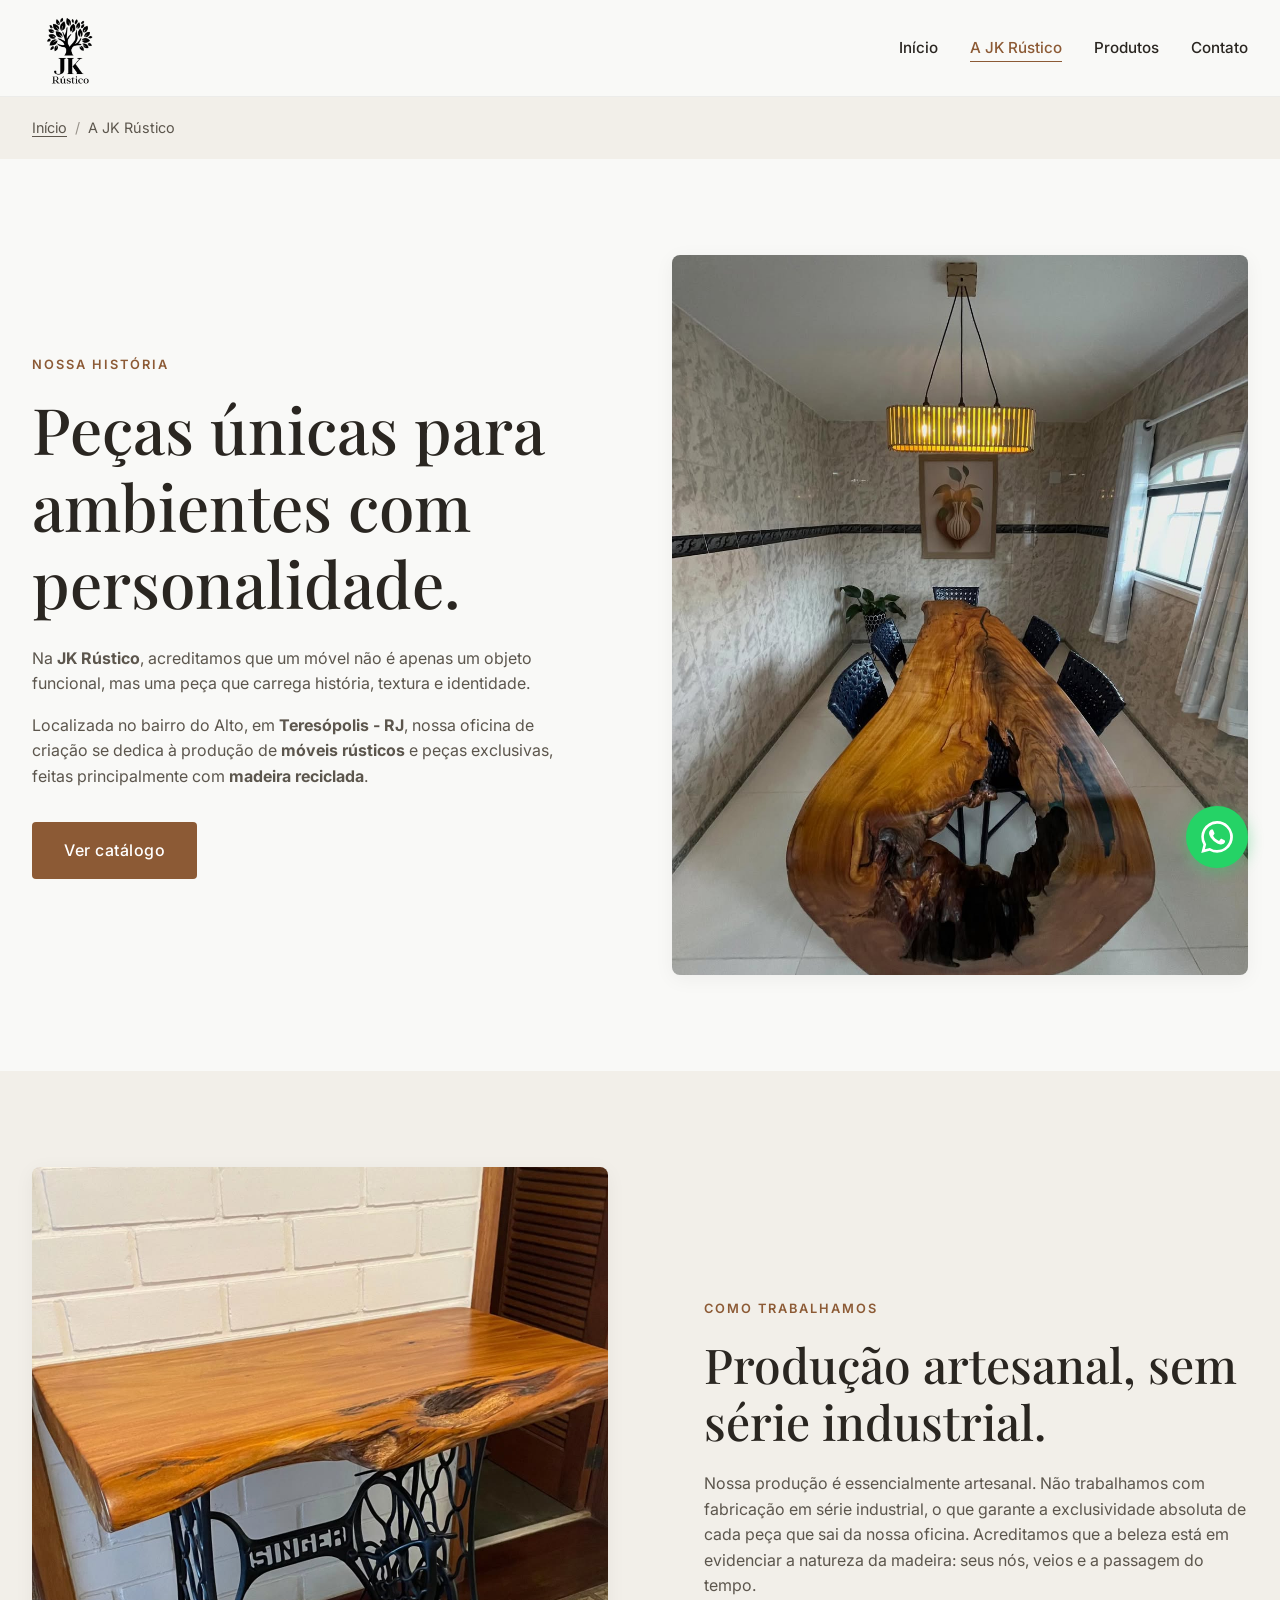
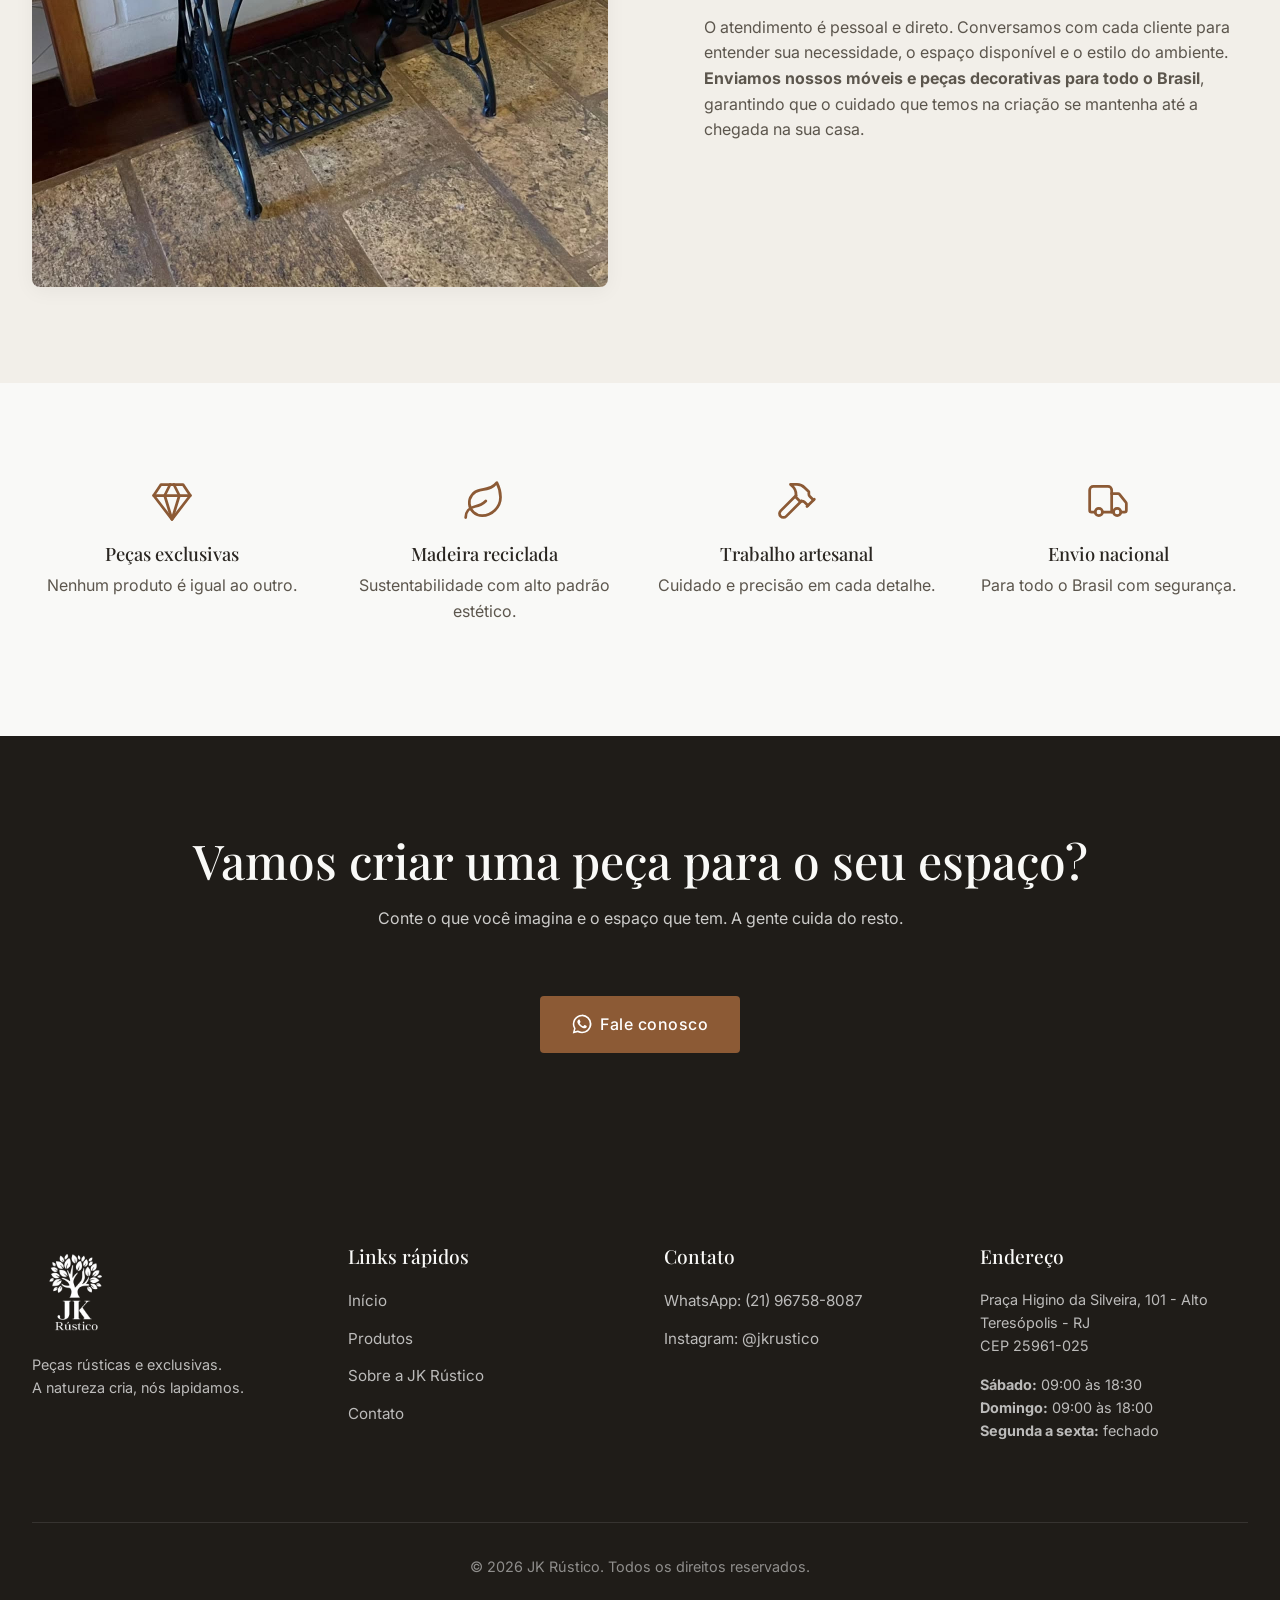
<file: sobre/index.html>
<!DOCTYPE html>
<html lang="pt-BR">
<head>
    <meta charset="UTF-8">
    <meta name="viewport" content="width=device-width, initial-scale=1.0">
    <title>A JK Rústico | Móveis Rústicos em Teresópolis</title>
    <meta name="description" content="Conheça a JK Rústico, nossa oficina em Teresópolis, e nosso processo de trabalho com madeira reciclada para criar peças únicas e com personalidade.">
    <link rel="canonical" href="https://www.jkrustico.com.br/sobre/">
    <meta name="theme-color" content="#1F1C18">
    <link rel="icon" type="image/png" href="../logo-256.png">

    <meta property="og:title" content="A JK Rústico | Móveis Rústicos em Teresópolis">
    <meta property="og:description" content="Oficina artesanal em Teresópolis que transforma madeira reciclada em peças únicas.">
    <meta property="og:type" content="website">
    <meta property="og:url" content="https://www.jkrustico.com.br/sobre/">
    <meta property="og:image" content="https://www.jkrustico.com.br/img2.jpg">

    <link rel="preconnect" href="https://fonts.googleapis.com">
    <link rel="preconnect" href="https://fonts.gstatic.com" crossorigin>
    <link href="https://fonts.googleapis.com/css2?family=Inter:wght@300;400;500;600&family=Playfair+Display:ital,wght@0,400;0,500;0,600;0,700;1,400&display=swap" rel="stylesheet">
    <link rel="stylesheet" href="../css/style.css">
</head>
<body>
    <svg width="0" height="0" style="position:absolute" aria-hidden="true" focusable="false">
        <symbol id="i-wa" viewBox="0 0 16 16"><path d="M11.42 9.49c-.19-.09-1.1-.54-1.27-.61s-.29-.09-.42.1-.48.6-.59.73-.21.14-.4 0a5.13 5.13 0 0 1-1.49-.92 5.25 5.25 0 0 1-1-1.29c-.11-.18 0-.28.08-.38s.18-.21.28-.32a1.39 1.39 0 0 0 .18-.31.38.38 0 0 0 0-.33c0-.09-.42-1-.58-1.37s-.3-.32-.41-.32h-.4a.72.72 0 0 0-.5.23 2.1 2.1 0 0 0-.65 1.55A3.59 3.59 0 0 0 5 8.2 8.32 8.32 0 0 0 8.19 11c.44.19.78.3 1.05.39a2.53 2.53 0 0 0 1.17.07 1.93 1.93 0 0 0 1.26-.88 1.67 1.67 0 0 0 .11-.88c-.05-.07-.17-.12-.36-.21z"/><path d="M13.29 2.68A7.36 7.36 0 0 0 8 .5a7.44 7.44 0 0 0-6.41 11.15l-1 3.85 3.94-1a7.4 7.4 0 0 0 3.55.9H8a7.44 7.44 0 0 0 5.29-12.72zM8 14.12a6.12 6.12 0 0 1-3.15-.87l-.22-.13-2.34.61.62-2.28-.14-.23a6.18 6.18 0 0 1 9.6-7.65 6.12 6.12 0 0 1 1.81 4.37A6.19 6.19 0 0 1 8 14.12z"/></symbol>
        <symbol id="i-gem" viewBox="0 0 24 24"><path d="M6 3h12l4 6-10 13L2 9Z"/><path d="M11 3 8 9l4 13 4-13-3-6"/><path d="M2 9h20"/></symbol>
        <symbol id="i-leaf" viewBox="0 0 24 24"><path d="M11 20A7 7 0 0 1 9.8 6.1C15.5 5 17 4.48 19 2c1 2 2 4.18 2 8 0 5.5-4.78 10-10 10Z"/><path d="M2 21c0-3 1.85-5.36 5.08-6C9.5 14.52 12 13 13 12"/></symbol>
        <symbol id="i-hammer" viewBox="0 0 24 24"><path d="m15 12-8.373 8.373a1 1 0 1 1-3-3L12 9"/><path d="m18 15 4-4"/><path d="m21.5 11.5-1.914-1.914A2 2 0 0 1 19 8.172V7l-2.26-2.26a6 6 0 0 0-4.202-1.756L9 2.96l.92.82A6.18 6.18 0 0 1 12 8.4V10l2 2h1.172a2 2 0 0 1 1.414.586L18.5 14.5"/></symbol>
        <symbol id="i-truck" viewBox="0 0 24 24"><path d="M14 18V6a2 2 0 0 0-2-2H4a2 2 0 0 0-2 2v11a1 1 0 0 0 1 1h2"/><path d="M15 18H9"/><path d="M19 18h2a1 1 0 0 0 1-1v-3.65a1 1 0 0 0-.22-.624l-3.48-4.35A1 1 0 0 0 17.52 8H14"/><circle cx="17" cy="18" r="2"/><circle cx="7" cy="18" r="2"/></symbol>
    </svg>

    <header class="header">
        <div class="container header-container">
            <a href="../index.html" class="logo" aria-label="Página Inicial JK Rústico">
                <img src="../logo-256.png" alt="JK Rústico" width="256" height="256">
            </a>
            <nav aria-label="Menu principal">
                <ul class="nav-links" id="menu">
                    <li><a href="../index.html">Início</a></li>
                    <li><a href="index.html" aria-current="page">A JK Rústico</a></li>
                    <li><a href="../produtos/index.html">Produtos</a></li>
                    <li><a href="../contato/index.html">Contato</a></li>
                    <li class="nav-cta"><a href="#" class="btn btn-primary wa-link-default"><svg class="icon"><use href="#i-wa"/></svg>Falar no WhatsApp</a></li>
                </ul>
            </nav>
            <button class="mobile-menu-btn" aria-label="Abrir menu" aria-expanded="false" aria-controls="menu">☰</button>
        </div>
    </header>

    <div class="page-top breadcrumb-bar">
        <div class="container">
            <nav aria-label="Breadcrumb">
                <ol class="breadcrumb">
                    <li><a href="../index.html">Início</a></li>
                    <li aria-current="page">A JK Rústico</li>
                </ol>
            </nav>
        </div>
    </div>

    <main>
    <section class="section">
        <div class="container split-section">
            <div class="split-content">
                <span class="eyebrow">Nossa história</span>
                <h1>Peças únicas para ambientes com personalidade.</h1>
                <p style="margin-top: 1.5rem;">Na <strong>JK Rústico</strong>, acreditamos que um móvel não é apenas um objeto funcional, mas uma peça que carrega história, textura e identidade.</p>
                <p>Localizada no bairro do Alto, em <strong>Teresópolis - RJ</strong>, nossa oficina de criação se dedica à produção de <strong>móveis rústicos</strong> e peças exclusivas, feitas principalmente com <strong>madeira reciclada</strong>.</p>
                <div class="actions">
                    <a href="../produtos/index.html" class="btn btn-primary">Ver catálogo</a>
                </div>
            </div>
            <div class="split-image-container">
                <img src="../img2.jpg" alt="Mesa de jantar orgânica com as aberturas naturais da tora preservadas" width="1080" height="1440">
            </div>
        </div>
    </section>

    <section class="section section-bg-alt">
        <div class="container split-section reverse">
            <div class="split-image-container">
                <img src="../img10.jpg" alt="Aparador de madeira maciça sobre base de máquina de costura Singer antiga" width="1440" height="1440" loading="lazy">
            </div>
            <div class="split-content">
                <span class="eyebrow">Como trabalhamos</span>
                <h2>Produção artesanal, sem série industrial.</h2>
                <p>Nossa produção é essencialmente artesanal. Não trabalhamos com fabricação em série industrial, o que garante a exclusividade absoluta de cada peça que sai da nossa oficina. Acreditamos que a beleza está em evidenciar a natureza da madeira: seus nós, veios e a passagem do tempo.</p>
                <p>O atendimento é pessoal e direto. Conversamos com cada cliente para entender sua necessidade, o espaço disponível e o estilo do ambiente. <strong>Enviamos nossos móveis e peças decorativas para todo o Brasil</strong>, garantindo que o cuidado que temos na criação se mantenha até a chegada na sua casa.</p>
            </div>
        </div>
    </section>

    <section class="section">
        <div class="container">
            <div class="features-grid">
                <div class="feature-item">
                    <div class="feature-icon"><svg class="icon-stroke"><use href="#i-gem"/></svg></div>
                    <h3 class="feature-title">Peças exclusivas</h3>
                    <p>Nenhum produto é igual ao outro.</p>
                </div>
                <div class="feature-item">
                    <div class="feature-icon"><svg class="icon-stroke"><use href="#i-leaf"/></svg></div>
                    <h3 class="feature-title">Madeira reciclada</h3>
                    <p>Sustentabilidade com alto padrão estético.</p>
                </div>
                <div class="feature-item">
                    <div class="feature-icon"><svg class="icon-stroke"><use href="#i-hammer"/></svg></div>
                    <h3 class="feature-title">Trabalho artesanal</h3>
                    <p>Cuidado e precisão em cada detalhe.</p>
                </div>
                <div class="feature-item">
                    <div class="feature-icon"><svg class="icon-stroke"><use href="#i-truck"/></svg></div>
                    <h3 class="feature-title">Envio nacional</h3>
                    <p>Para todo o Brasil com segurança.</p>
                </div>
            </div>
        </div>
    </section>

    <section class="section section-dark text-center">
        <div class="container">
            <h2 class="mb-sm">Vamos criar uma peça para o seu espaço?</h2>
            <p class="mb-lg" style="max-width: 600px; margin-left: auto; margin-right: auto;">Conte o que você imagina e o espaço que tem. A gente cuida do resto.</p>
            <a href="#" class="btn btn-primary" data-wa-msg="Olá! Conheci a história da JK Rústico pelo site e gostaria de conversar sobre uma peça."><svg class="icon"><use href="#i-wa"/></svg>Fale conosco</a>
        </div>
    </section>
    </main>

    <footer class="footer">
        <div class="container">
            <div class="footer-grid">
                <div class="footer-col">
                    <img src="../logo-256.png" alt="JK Rústico" class="footer-logo" width="256" height="256" loading="lazy">
                    <p>Peças rústicas e exclusivas.<br>A natureza cria, nós lapidamos.</p>
                </div>
                <div class="footer-col">
                    <h4>Links rápidos</h4>
                    <ul class="footer-links">
                        <li><a href="../index.html">Início</a></li>
                        <li><a href="../produtos/index.html">Produtos</a></li>
                        <li><a href="index.html">Sobre a JK Rústico</a></li>
                        <li><a href="../contato/index.html">Contato</a></li>
                    </ul>
                </div>
                <div class="footer-col">
                    <h4>Contato</h4>
                    <ul class="footer-links">
                        <li><a href="#" class="wa-link-default">WhatsApp: (21) 96758-8087</a></li>
                        <li><a href="https://instagram.com/jkrustico" target="_blank" rel="noopener">Instagram: @jkrustico</a></li>
                    </ul>
                </div>
                <div class="footer-col">
                    <h4>Endereço</h4>
                    <p>Praça Higino da Silveira, 101 - Alto<br>Teresópolis - RJ<br>CEP 25961-025</p>
                    <p><strong>Sábado:</strong> 09:00 às 18:30<br><strong>Domingo:</strong> 09:00 às 18:00<br><strong>Segunda a sexta:</strong> fechado</p>
                </div>
            </div>
            <div class="footer-bottom">
                <p>&copy; <span data-year>2026</span> JK Rústico. Todos os direitos reservados.</p>
            </div>
        </div>
    </footer>

    <a href="#" class="whatsapp-float wa-link-default" aria-label="Falar conosco no WhatsApp">
        <svg><use href="#i-wa"/></svg>
    </a>
    <script src="../js/main.js"></script>
</body>
</html>
</file>
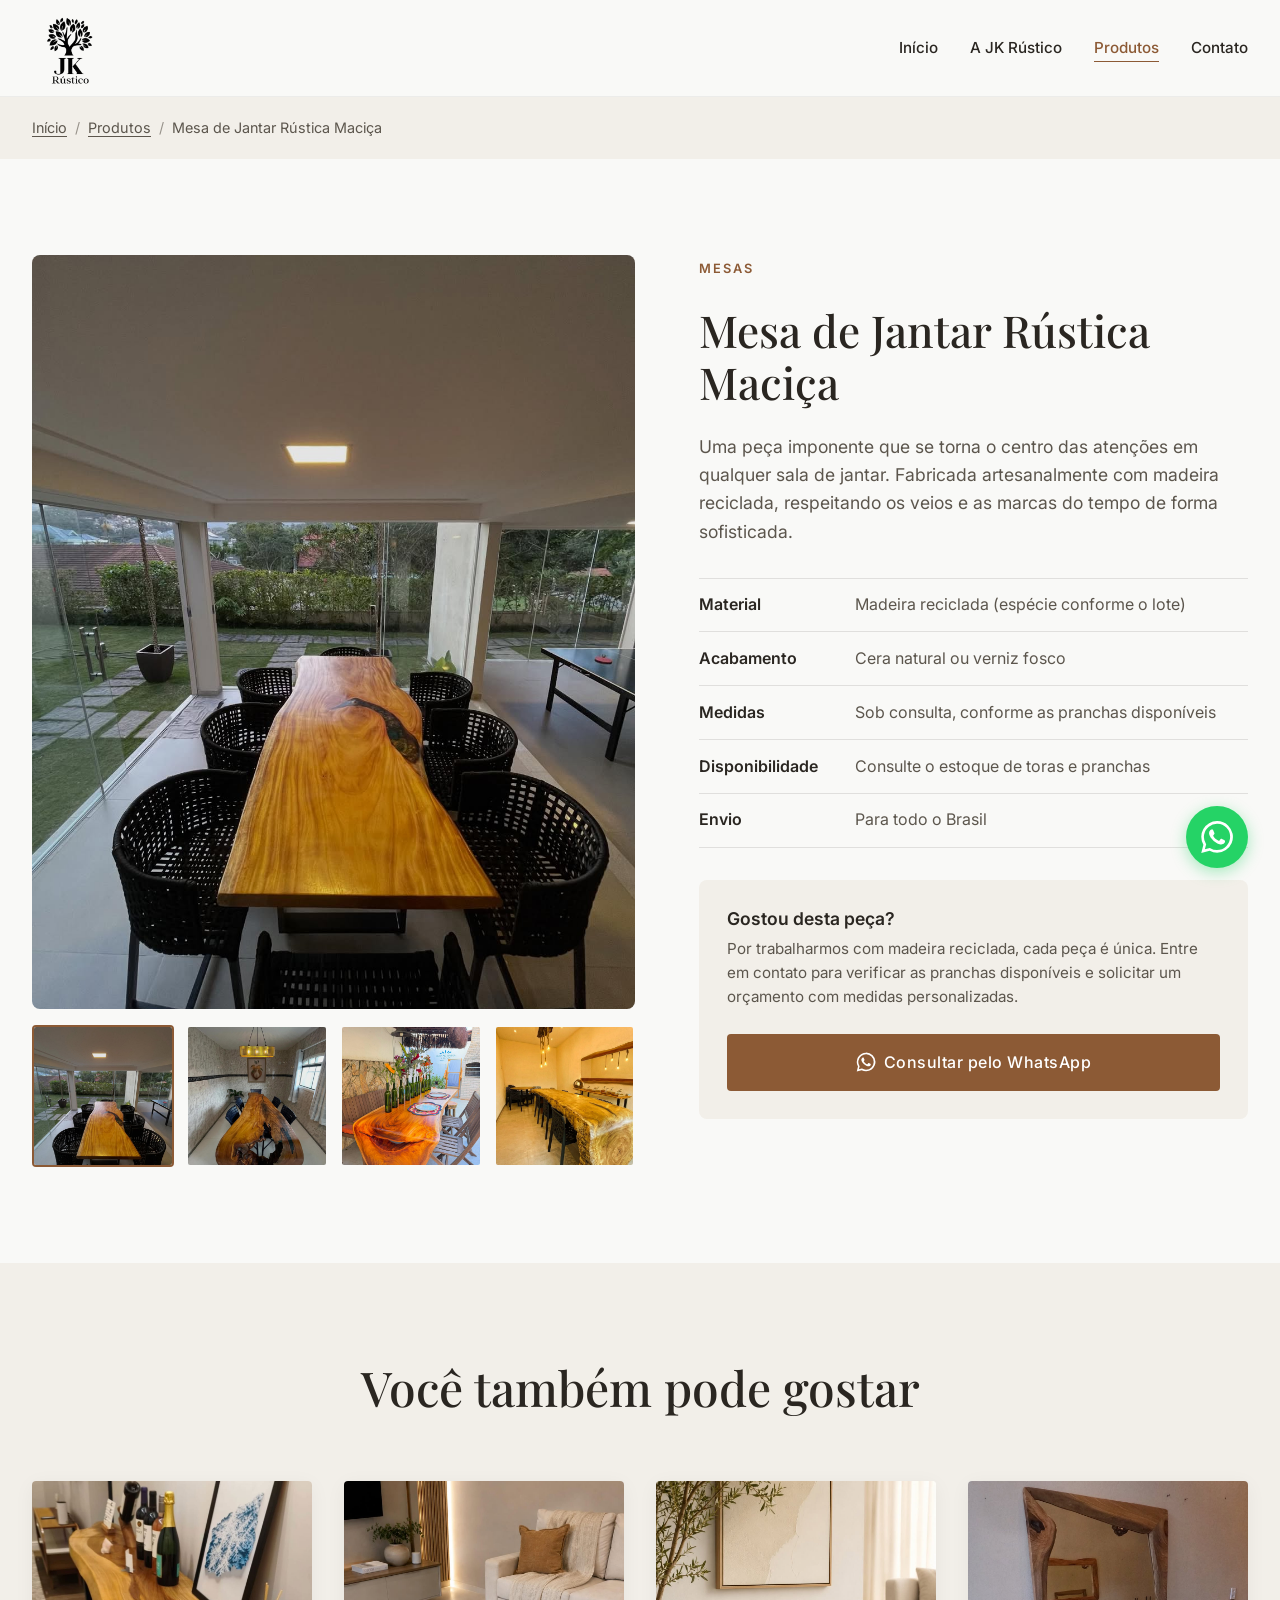
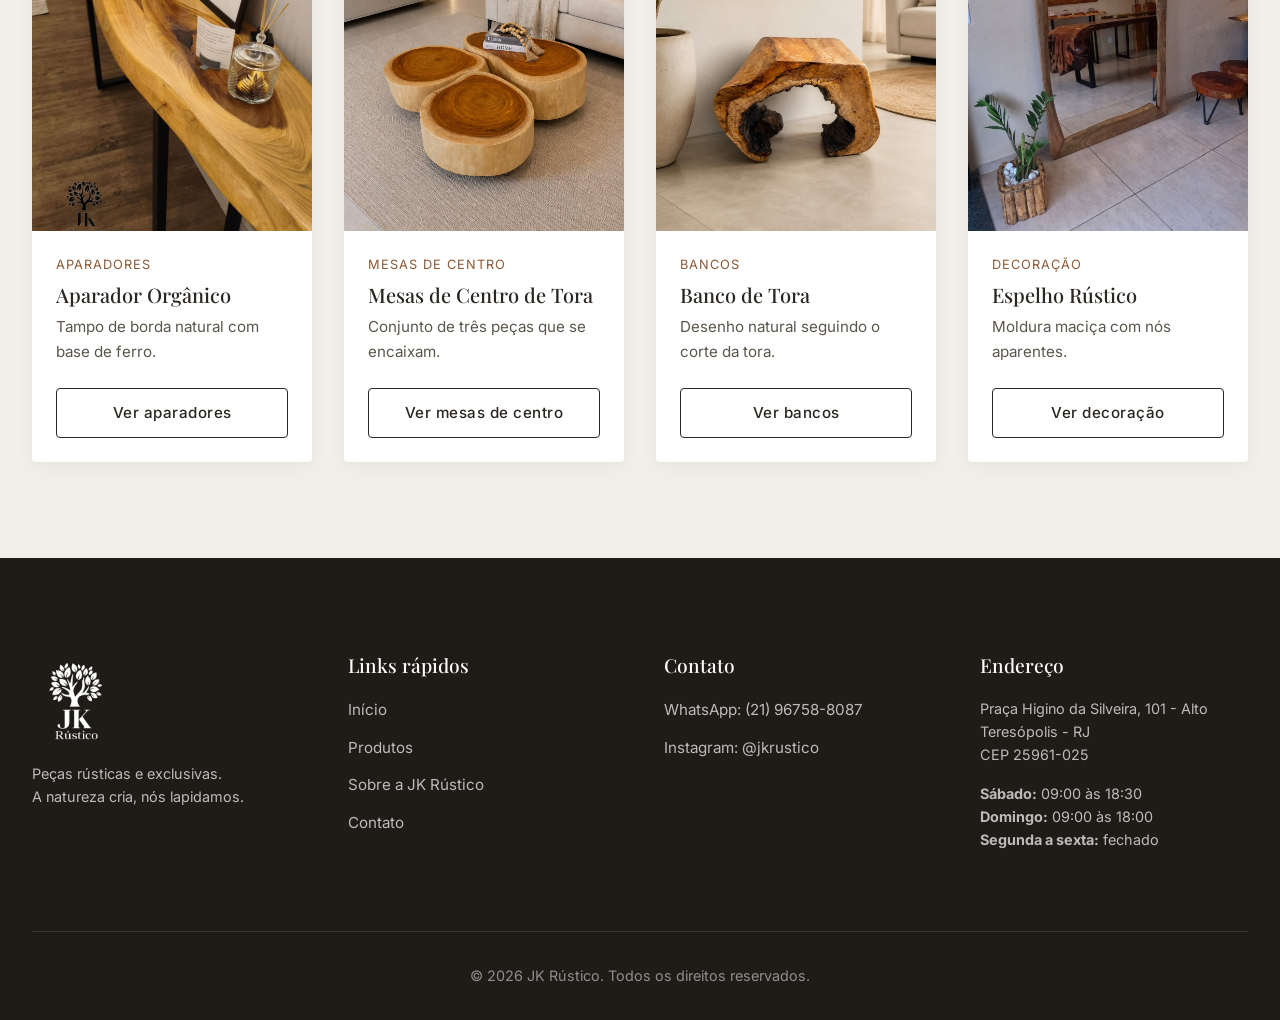
<file: produtos/mesa-rustica-macica/index.html>
<!DOCTYPE html>
<html lang="pt-BR">
<head>
    <meta charset="UTF-8">
    <meta name="viewport" content="width=device-width, initial-scale=1.0">
    <title>Mesa de Jantar Rústica Maciça | JK Rústico</title>
    <meta name="description" content="Mesa de jantar rústica produzida com madeira reciclada. Acabamento que preserva os veios naturais. Fabricação artesanal em Teresópolis, enviamos para todo o Brasil.">
    <link rel="canonical" href="https://www.jkrustico.com.br/produtos/mesa-rustica-macica/">
    <meta name="theme-color" content="#1F1C18">
    <link rel="icon" type="image/png" href="../../logo-256.png">

    <meta property="og:title" content="Mesa de Jantar Rústica Maciça | JK Rústico">
    <meta property="og:description" content="Tampo inteiriço de madeira reciclada, feito à mão em Teresópolis. Medidas sob consulta.">
    <meta property="og:type" content="product">
    <meta property="og:url" content="https://www.jkrustico.com.br/produtos/mesa-rustica-macica/">
    <meta property="og:image" content="https://www.jkrustico.com.br/img3.jpg">

    <link rel="preconnect" href="https://fonts.googleapis.com">
    <link rel="preconnect" href="https://fonts.gstatic.com" crossorigin>
    <link href="https://fonts.googleapis.com/css2?family=Inter:wght@300;400;500;600&family=Playfair+Display:ital,wght@0,400;0,500;0,600;0,700;1,400&display=swap" rel="stylesheet">

    <link rel="stylesheet" href="../../css/style.css">

    <!-- Schema.org Product -->
    <script type="application/ld+json">
    {
      "@context": "https://schema.org/",
      "@type": "Product",
      "name": "Mesa de Jantar Rústica Maciça",
      "image": "https://www.jkrustico.com.br/img3.jpg",
      "description": "Mesa de jantar rústica produzida com madeira reciclada. Acabamento preservando os veios naturais da matéria-prima.",
      "brand": {
        "@type": "Brand",
        "name": "JK Rústico"
      }
    }
    </script>
</head>
<body>
    <svg width="0" height="0" style="position:absolute" aria-hidden="true" focusable="false">
        <symbol id="i-wa" viewBox="0 0 16 16"><path d="M11.42 9.49c-.19-.09-1.1-.54-1.27-.61s-.29-.09-.42.1-.48.6-.59.73-.21.14-.4 0a5.13 5.13 0 0 1-1.49-.92 5.25 5.25 0 0 1-1-1.29c-.11-.18 0-.28.08-.38s.18-.21.28-.32a1.39 1.39 0 0 0 .18-.31.38.38 0 0 0 0-.33c0-.09-.42-1-.58-1.37s-.3-.32-.41-.32h-.4a.72.72 0 0 0-.5.23 2.1 2.1 0 0 0-.65 1.55A3.59 3.59 0 0 0 5 8.2 8.32 8.32 0 0 0 8.19 11c.44.19.78.3 1.05.39a2.53 2.53 0 0 0 1.17.07 1.93 1.93 0 0 0 1.26-.88 1.67 1.67 0 0 0 .11-.88c-.05-.07-.17-.12-.36-.21z"/><path d="M13.29 2.68A7.36 7.36 0 0 0 8 .5a7.44 7.44 0 0 0-6.41 11.15l-1 3.85 3.94-1a7.4 7.4 0 0 0 3.55.9H8a7.44 7.44 0 0 0 5.29-12.72zM8 14.12a6.12 6.12 0 0 1-3.15-.87l-.22-.13-2.34.61.62-2.28-.14-.23a6.18 6.18 0 0 1 9.6-7.65 6.12 6.12 0 0 1 1.81 4.37A6.19 6.19 0 0 1 8 14.12z"/></symbol>
    </svg>

    <header class="header">
        <div class="container header-container">
            <a href="../../index.html" class="logo" aria-label="Página Inicial JK Rústico">
                <img src="../../logo-256.png" alt="JK Rústico" width="256" height="256">
            </a>
            <nav aria-label="Menu principal">
                <ul class="nav-links" id="menu">
                    <li><a href="../../index.html">Início</a></li>
                    <li><a href="../../sobre/index.html">A JK Rústico</a></li>
                    <li><a href="../index.html" aria-current="page">Produtos</a></li>
                    <li><a href="../../contato/index.html">Contato</a></li>
                    <li class="nav-cta"><a href="#" class="btn btn-primary wa-link-default"><svg class="icon"><use href="#i-wa"/></svg>Falar no WhatsApp</a></li>
                </ul>
            </nav>
            <button class="mobile-menu-btn" aria-label="Abrir menu" aria-expanded="false" aria-controls="menu">☰</button>
        </div>
    </header>

    <div class="page-top breadcrumb-bar">
        <div class="container">
            <nav aria-label="Breadcrumb">
                <ol class="breadcrumb">
                    <li><a href="../../index.html">Início</a></li>
                    <li><a href="../index.html">Produtos</a></li>
                    <li aria-current="page">Mesa de Jantar Rústica Maciça</li>
                </ol>
            </nav>
        </div>
    </div>

    <main>
    <section class="section">
        <div class="container">
            <div class="product-layout">
                <!-- Product Gallery -->
                <div class="product-gallery">
                    <img src="../../img3.jpg" alt="Mesa de jantar rústica com tampo inteiriço em varanda envidraçada" class="product-main-img" width="1080" height="1440">
                    <div class="product-thumbs">
                        <button type="button" aria-pressed="true" aria-label="Ver foto 1"><img src="../../img3.jpg" alt="Mesa de jantar rústica com tampo inteiriço em varanda envidraçada" width="1080" height="1440"></button>
                        <button type="button" aria-pressed="false" aria-label="Ver foto 2"><img src="../../img2.jpg" alt="Mesa de jantar orgânica com aberturas naturais da tora" width="1080" height="1440" loading="lazy"></button>
                        <button type="button" aria-pressed="false" aria-label="Ver foto 3"><img src="../../img9.jpg" alt="Mesa longa de madeira maciça em área gourmet" width="1080" height="1440" loading="lazy"></button>
                        <button type="button" aria-pressed="false" aria-label="Ver foto 4"><img src="../../img1.jpg" alt="Mesa de tora maciça com a lateral da tora à mostra" width="1080" height="1350" loading="lazy"></button>
                    </div>
                </div>

                <!-- Product Info -->
                <div class="product-info">
                    <span class="eyebrow">Mesas</span>
                    <h1>Mesa de Jantar Rústica Maciça</h1>

                    <p class="product-lead">Uma peça imponente que se torna o centro das atenções em qualquer sala de jantar. Fabricada artesanalmente com madeira reciclada, respeitando os veios e as marcas do tempo de forma sofisticada.</p>

                    <ul class="spec-list">
                        <li><strong>Material</strong><span>Madeira reciclada (espécie conforme o lote)</span></li>
                        <li><strong>Acabamento</strong><span>Cera natural ou verniz fosco</span></li>
                        <li><strong>Medidas</strong><span>Sob consulta, conforme as pranchas disponíveis</span></li>
                        <li><strong>Disponibilidade</strong><span>Consulte o estoque de toras e pranchas</span></li>
                        <li><strong>Envio</strong><span>Para todo o Brasil</span></li>
                    </ul>

                    <div class="product-cta-box">
                        <h2>Gostou desta peça?</h2>
                        <p>Por trabalharmos com madeira reciclada, cada peça é única. Entre em contato para verificar as pranchas disponíveis e solicitar um orçamento com medidas personalizadas.</p>
                        <a href="#" class="btn btn-primary btn-block" data-wa-msg="Olá! Tenho interesse na Mesa de Jantar Rústica Maciça. Gostaria de saber disponibilidade e informações."><svg class="icon"><use href="#i-wa"/></svg>Consultar pelo WhatsApp</a>
                    </div>
                </div>
            </div>
        </div>
    </section>

    <!-- Produtos Relacionados -->
    <section class="section section-bg-alt">
        <div class="container">
            <div class="section-head">
                <h2>Você também pode gostar</h2>
            </div>
            <div class="grid-4">
                <div class="card">
                    <div class="card-img-wrapper">
                        <img src="../../img5.jpg" alt="Aparador orgânico de madeira maciça com base de ferro" width="1080" height="1350" loading="lazy">
                    </div>
                    <div class="card-content">
                        <span class="card-category">Aparadores</span>
                        <h3 class="card-title">Aparador Orgânico</h3>
                        <p class="card-desc">Tampo de borda natural com base de ferro.</p>
                        <a href="../index.html#aparadores" class="btn btn-outline btn-sm">Ver aparadores</a>
                    </div>
                </div>
                <div class="card">
                    <div class="card-img-wrapper">
                        <img src="../../img7.jpg" alt="Conjunto de três mesas de centro feitas de tora de madeira" width="1080" height="1440" loading="lazy">
                    </div>
                    <div class="card-content">
                        <span class="card-category">Mesas de centro</span>
                        <h3 class="card-title">Mesas de Centro de Tora</h3>
                        <p class="card-desc">Conjunto de três peças que se encaixam.</p>
                        <a href="../index.html#salas" class="btn btn-outline btn-sm">Ver mesas de centro</a>
                    </div>
                </div>
                <div class="card">
                    <div class="card-img-wrapper">
                        <img src="../../img8.jpg" alt="Banco esculpido em tora de madeira maciça" width="1080" height="1349" loading="lazy">
                    </div>
                    <div class="card-content">
                        <span class="card-category">Bancos</span>
                        <h3 class="card-title">Banco de Tora</h3>
                        <p class="card-desc">Desenho natural seguindo o corte da tora.</p>
                        <a href="../index.html#aparadores" class="btn btn-outline btn-sm">Ver bancos</a>
                    </div>
                </div>
                <div class="card">
                    <div class="card-img-wrapper">
                        <img src="../../img4.jpg" alt="Espelho com moldura rústica de madeira maciça" width="1080" height="1350" loading="lazy">
                    </div>
                    <div class="card-content">
                        <span class="card-category">Decoração</span>
                        <h3 class="card-title">Espelho Rústico</h3>
                        <p class="card-desc">Moldura maciça com nós aparentes.</p>
                        <a href="../index.html#decoracao" class="btn btn-outline btn-sm">Ver decoração</a>
                    </div>
                </div>
            </div>
        </div>
    </section>
    </main>

    <footer class="footer">
        <div class="container">
            <div class="footer-grid">
                <div class="footer-col">
                    <img src="../../logo-256.png" alt="JK Rústico" class="footer-logo" width="256" height="256" loading="lazy">
                    <p>Peças rústicas e exclusivas.<br>A natureza cria, nós lapidamos.</p>
                </div>
                <div class="footer-col">
                    <h4>Links rápidos</h4>
                    <ul class="footer-links">
                        <li><a href="../../index.html">Início</a></li>
                        <li><a href="../index.html">Produtos</a></li>
                        <li><a href="../../sobre/index.html">Sobre a JK Rústico</a></li>
                        <li><a href="../../contato/index.html">Contato</a></li>
                    </ul>
                </div>
                <div class="footer-col">
                    <h4>Contato</h4>
                    <ul class="footer-links">
                        <li><a href="#" class="wa-link-default">WhatsApp: (21) 96758-8087</a></li>
                        <li><a href="https://instagram.com/jkrustico" target="_blank" rel="noopener">Instagram: @jkrustico</a></li>
                    </ul>
                </div>
                <div class="footer-col">
                    <h4>Endereço</h4>
                    <p>Praça Higino da Silveira, 101 - Alto<br>Teresópolis - RJ<br>CEP 25961-025</p>
                    <p><strong>Sábado:</strong> 09:00 às 18:30<br><strong>Domingo:</strong> 09:00 às 18:00<br><strong>Segunda a sexta:</strong> fechado</p>
                </div>
            </div>
            <div class="footer-bottom">
                <p>&copy; <span data-year>2026</span> JK Rústico. Todos os direitos reservados.</p>
            </div>
        </div>
    </footer>

    <a href="#" class="whatsapp-float wa-link-default" aria-label="Falar conosco no WhatsApp">
        <svg><use href="#i-wa"/></svg>
    </a>
    <script src="../../js/main.js"></script>
</body>
</html>
</file>
<file: css/style.css>
/* ==========================================================================
   Design System: JK Rústico
   Premium, Artesanal, Sofisticado
   ========================================================================== */

:root {
  /* Colors */
  --bg-primary: #F9F9F7; /* Off-white */
  --bg-secondary: #F2EFE9; /* Areia/Bege */
  --bg-dark: #1F1C18;

  --text-main: #2A2621; /* Marrom muito escuro, quase preto */
  --text-muted: #5C564D;
  --text-light: #F9F9F7;

  --accent-wood: #8C5A35; /* Tom de madeira premium */
  --accent-wood-hover: #6B4326;
  --accent-wood-light: #D9A877; /* Madeira clara, para fundos escuros */
  --accent-green: #4A5D4E; /* Verde discreto/orgânico */

  /* Typography */
  --font-heading: 'Playfair Display', serif;
  --font-body: 'Inter', sans-serif;

  /* Spacing */
  --spacing-xs: 0.5rem;
  --spacing-sm: 1rem;
  --spacing-md: 2rem;
  --spacing-lg: 4rem;
  --spacing-xl: 6rem;
  --spacing-xxl: 8rem;

  /* Shadows & Radius */
  --radius-sm: 4px;
  --radius-md: 8px;
  --shadow-soft: 0 4px 20px rgba(0, 0, 0, 0.05);

  /* Layout */
  --header-h: 96px;

  /* Transitions */
  --transition-normal: all 0.3s ease;
}

/* ==========================================================================
   Reset & Base
   ========================================================================== */
* {
  margin: 0;
  padding: 0;
  box-sizing: border-box;
}

html {
  font-size: 16px;
  scroll-behavior: smooth;
  scroll-padding-top: var(--header-h);
}

body {
  font-family: var(--font-body);
  color: var(--text-main);
  background-color: var(--bg-primary);
  line-height: 1.6;
  -webkit-font-smoothing: antialiased;
  -moz-osx-font-smoothing: grayscale;
}

h1, h2, h3, h4, h5, h6 {
  font-family: var(--font-heading);
  font-weight: 500;
  line-height: 1.2;
  color: var(--text-main);
}

h1 { font-size: clamp(2.25rem, 5vw, 4rem); }
h2 { font-size: clamp(1.9rem, 4vw, 3rem); }
h3 { font-size: clamp(1.4rem, 3vw, 2.2rem); }

p {
  margin-bottom: var(--spacing-sm);
  color: var(--text-muted);
}

a {
  text-decoration: none;
  color: inherit;
  transition: var(--transition-normal);
}

img {
  max-width: 100%;
  height: auto;
  display: block;
}

:focus-visible {
  outline: 2px solid var(--accent-wood);
  outline-offset: 3px;
}

/* Ícones SVG reutilizáveis (sprite) */
.icon {
  width: 20px;
  height: 20px;
  flex-shrink: 0;
  fill: currentColor;
}
.icon-stroke {
  fill: none;
  stroke: currentColor;
  stroke-width: 1.5;
  stroke-linecap: round;
  stroke-linejoin: round;
}

/* ==========================================================================
   Layout & Utility
   ========================================================================== */
.container {
  width: 100%;
  max-width: 1280px;
  margin: 0 auto;
  padding: 0 var(--spacing-md);
}

.section {
  padding: var(--spacing-xl) 0;
}

.section-bg-alt {
  background-color: var(--bg-secondary);
}

.section-dark {
  background-color: var(--bg-dark);
  color: var(--text-light);
}
.section-dark h2, .section-dark h3, .section-dark p {
  color: var(--text-light);
}
.section-dark p {
  color: rgba(249, 249, 247, 0.8);
}

.text-center { text-align: center; }
.mb-sm { margin-bottom: var(--spacing-sm); }
.mb-md { margin-bottom: var(--spacing-md); }
.mb-lg { margin-bottom: var(--spacing-lg); }

.section-head {
  max-width: 640px;
  margin: 0 auto var(--spacing-lg);
  text-align: center;
}
.section-head h2 {
  margin-bottom: var(--spacing-sm);
}

.eyebrow {
  display: inline-block;
  font-size: 0.8rem;
  font-weight: 600;
  text-transform: uppercase;
  letter-spacing: 2px;
  color: var(--accent-wood);
  margin-bottom: var(--spacing-sm);
}
.section-dark .eyebrow,
.hero .eyebrow {
  color: var(--accent-wood-light);
}

.actions {
  display: flex;
  gap: 1rem;
  flex-wrap: wrap;
  margin-top: var(--spacing-md);
}

/* ==========================================================================
   Buttons & CTAs
   ========================================================================== */
.btn {
  display: inline-flex;
  align-items: center;
  justify-content: center;
  gap: 8px;
  padding: 1rem 2rem;
  font-family: var(--font-body);
  font-weight: 500;
  font-size: 1rem;
  letter-spacing: 0.5px;
  border-radius: var(--radius-sm);
  cursor: pointer;
  transition: var(--transition-normal);
  border: none;
  text-align: center;
}

.btn-primary {
  background-color: var(--accent-wood);
  color: #fff;
}

.btn-primary:hover {
  background-color: var(--accent-wood-hover);
}

.btn-outline {
  background-color: transparent;
  color: var(--text-main);
  border: 1px solid var(--text-main);
}
.section-dark .btn-outline {
  color: var(--text-light);
  border-color: var(--text-light);
}

.btn-outline:hover {
  background-color: var(--text-main);
  color: var(--bg-primary);
}
.section-dark .btn-outline:hover {
  background-color: var(--text-light);
  color: var(--bg-dark);
}

.btn-outline-white {
  background-color: transparent;
  color: #ffffff;
  border: 1px solid #ffffff;
}

.btn-outline-white:hover {
  background-color: #ffffff;
  color: var(--text-main);
}

.btn-block {
  width: 100%;
}

.btn-sm {
  padding: 0.75rem 1.25rem;
  font-size: 0.95rem;
}

.link-arrow {
  display: inline-flex;
  align-items: center;
  gap: 6px;
  font-weight: 500;
  color: var(--accent-wood);
  border-bottom: 1px solid currentColor;
  padding-bottom: 2px;
}
.link-arrow:hover {
  color: var(--accent-wood-hover);
}

/* ==========================================================================
   Header & Nav
   ========================================================================== */
.header {
  position: fixed;
  top: 0;
  left: 0;
  width: 100%;
  background-color: rgba(249, 249, 247, 0.95);
  backdrop-filter: blur(10px);
  -webkit-backdrop-filter: blur(10px);
  z-index: 1000;
  border-bottom: 1px solid rgba(0,0,0,0.05);
  transition: box-shadow 0.3s ease;
}
.header.scrolled {
  box-shadow: 0 4px 20px rgba(0,0,0,0.06);
}

.header-container {
  display: flex;
  justify-content: space-between;
  align-items: center;
  height: var(--header-h);
  gap: 2rem;
}

.logo {
  display: block;
  height: calc(var(--header-h) - 20px);
}
.logo img {
  height: 100%;
  width: auto;
  object-fit: contain;
}

.nav-links {
  display: flex;
  align-items: center;
  gap: 2rem;
  list-style: none;
}

.nav-links a {
  font-size: 0.95rem;
  font-weight: 500;
  color: var(--text-main);
  padding: 0.25rem 0;
  border-bottom: 1px solid transparent;
}

.nav-links a:hover,
.nav-links a[aria-current="page"] {
  color: var(--accent-wood);
  border-bottom-color: currentColor;
}

.nav-cta {
  display: none;
}

.mobile-menu-btn {
  display: none;
  background: none;
  border: none;
  font-size: 1.6rem;
  line-height: 1;
  width: 44px;
  height: 44px;
  cursor: pointer;
  color: var(--text-main);
}

/* Offset para páginas internas (header fixo) */
.page-top {
  margin-top: var(--header-h);
}

/* ==========================================================================
   Hero Section
   ========================================================================== */
.hero {
  position: relative;
  min-height: calc(100vh - var(--header-h));
  min-height: calc(100svh - var(--header-h));
  display: flex;
  align-items: center;
  margin-top: var(--header-h);
  padding: var(--spacing-lg) 0;
  background-color: var(--bg-dark);
  overflow: hidden;
}

.hero-img {
  position: absolute;
  inset: 0;
  width: 100%;
  height: 100%;
  object-fit: cover;
}

/* Gradiente garante leitura do texto sem escurecer toda a foto */
.hero::after {
  content: "";
  position: absolute;
  inset: 0;
  background: linear-gradient(90deg, rgba(20, 17, 14, 0.88) 0%, rgba(20, 17, 14, 0.6) 45%, rgba(20, 17, 14, 0.15) 100%);
}

.hero-content {
  position: relative;
  z-index: 10;
  max-width: 680px;
  color: var(--text-light);
}

.hero h1 {
  color: var(--text-light);
  margin-bottom: 1.5rem;
}

.hero p {
  color: rgba(255, 255, 255, 0.9);
  font-size: 1.2rem;
  margin-bottom: 2rem;
  max-width: 560px;
}

.hero-ctas {
  display: flex;
  gap: 1rem;
  align-items: center;
  flex-wrap: wrap;
}

.hero-badges {
  display: flex;
  flex-wrap: wrap;
  gap: 0.75rem 1.75rem;
  margin-top: 2rem;
  list-style: none;
}
.hero-badges li {
  display: flex;
  align-items: center;
  gap: 8px;
  font-size: 0.95rem;
  font-weight: 500;
  color: #fff;
}
.hero-badges .icon {
  color: var(--accent-wood-light);
}

/* ==========================================================================
   Positioning (Split Section)
   ========================================================================== */
.split-section {
  display: grid;
  grid-template-columns: 1fr 1fr;
  gap: 4rem;
  align-items: center;
}

.split-content {
  padding-right: 2rem;
}
.split-content h2 {
  margin-bottom: 1.25rem;
}

.split-image-container {
  position: relative;
  border-radius: var(--radius-md);
  overflow: hidden;
  box-shadow: var(--shadow-soft);
}
.split-image-container img {
  width: 100%;
  height: auto;
  aspect-ratio: 4/5;
  object-fit: cover;
}

.reverse .split-content {
  order: 2;
  padding-right: 0;
  padding-left: 2rem;
}

/* ==========================================================================
   Categories & Products Grid
   ========================================================================== */
.grid-3 {
  display: grid;
  grid-template-columns: repeat(auto-fit, minmax(280px, 1fr));
  gap: 2rem;
}

.grid-4 {
  display: grid;
  grid-template-columns: repeat(4, 1fr);
  gap: 2rem;
}

.card {
  display: flex;
  flex-direction: column;
  background: #fff;
  border-radius: var(--radius-sm);
  overflow: hidden;
  box-shadow: var(--shadow-soft);
  transition: var(--transition-normal);
  height: 100%;
}

.card:hover {
  transform: translateY(-5px);
  box-shadow: 0 10px 30px rgba(0,0,0,0.08);
}

.card-img-wrapper {
  display: block;
  position: relative;
  overflow: hidden;
  aspect-ratio: 4/5;
  background: var(--bg-secondary);
}

.card-img-wrapper img {
  width: 100%;
  height: 100%;
  object-fit: cover;
  transition: transform 0.5s ease;
}

.card:hover .card-img-wrapper img {
  transform: scale(1.05);
}

.card-content {
  padding: 1.5rem;
  display: flex;
  flex-direction: column;
  flex-grow: 1;
}

.card-category {
  font-size: 0.8rem;
  text-transform: uppercase;
  letter-spacing: 1px;
  color: var(--accent-wood);
  margin-bottom: 0.5rem;
}

.card-title {
  font-size: 1.25rem;
  margin-bottom: 0.5rem;
  font-family: var(--font-heading);
}
.card-title a:hover {
  color: var(--accent-wood);
}

.card-desc {
  font-size: 0.95rem;
  margin-bottom: 1.5rem;
  flex-grow: 1;
}

.card-actions {
  display: flex;
  flex-direction: column;
  gap: 0.75rem;
}

/* Card de categoria: imagem com título sobreposto */
.category-card {
  position: relative;
  display: block;
  border-radius: var(--radius-md);
  overflow: hidden;
  aspect-ratio: 4/5;
  color: #fff;
  box-shadow: var(--shadow-soft);
}
.category-card img {
  width: 100%;
  height: 100%;
  object-fit: cover;
  transition: transform 0.6s ease;
}
.category-card::after {
  content: "";
  position: absolute;
  inset: 0;
  background: linear-gradient(180deg, rgba(20,17,14,0) 40%, rgba(20,17,14,0.85) 100%);
}
.category-card-body {
  position: absolute;
  left: 0;
  right: 0;
  bottom: 0;
  padding: 1.75rem;
  z-index: 2;
}
.category-card h3 {
  color: #fff;
  font-size: 1.6rem;
  margin-bottom: 0.25rem;
}
.category-card p {
  color: rgba(255,255,255,0.85);
  margin-bottom: 0.75rem;
  font-size: 0.95rem;
}
.category-card span {
  font-weight: 500;
  font-size: 0.95rem;
  border-bottom: 1px solid currentColor;
}
.category-card:hover img {
  transform: scale(1.05);
}

/* Filtros do catálogo */
.filters {
  display: flex;
  flex-wrap: wrap;
  justify-content: center;
  gap: 0.75rem;
  margin-bottom: var(--spacing-lg);
}
.filter-btn {
  font-family: var(--font-body);
  font-size: 0.95rem;
  font-weight: 500;
  padding: 0.6rem 1.25rem;
  border-radius: 999px;
  border: 1px solid rgba(42, 38, 33, 0.25);
  background: transparent;
  color: var(--text-main);
  cursor: pointer;
  transition: var(--transition-normal);
}
.filter-btn:hover {
  border-color: var(--text-main);
}
.filter-btn[aria-pressed="true"] {
  background: var(--text-main);
  border-color: var(--text-main);
  color: var(--bg-primary);
}
.card[hidden] {
  display: none;
}

/* ==========================================================================
   Features / Differentials
   ========================================================================== */
.features-grid {
  display: grid;
  grid-template-columns: repeat(auto-fit, minmax(200px, 1fr));
  gap: 3rem 2rem;
  text-align: center;
}

.feature-item {
  display: flex;
  flex-direction: column;
  align-items: center;
}

.feature-icon {
  width: 44px;
  height: 44px;
  margin-bottom: 1.25rem;
  color: var(--accent-wood);
}
.feature-icon svg {
  width: 100%;
  height: 100%;
}

.feature-title {
  font-size: 1.15rem;
  font-weight: 500;
  margin-bottom: 0.5rem;
}

/* ==========================================================================
   Como funciona (Steps)
   ========================================================================== */
.steps {
  display: grid;
  grid-template-columns: repeat(4, 1fr);
  gap: 1.5rem;
  list-style: none;
  counter-reset: step;
}
.step {
  position: relative;
  padding: 2rem 1.75rem;
  border: 1px solid rgba(249, 249, 247, 0.15);
  border-radius: var(--radius-md);
  counter-increment: step;
}
.step::before {
  content: counter(step, decimal-leading-zero);
  display: block;
  font-family: var(--font-heading);
  font-size: 2.5rem;
  line-height: 1;
  color: var(--accent-wood-light);
  margin-bottom: 1.25rem;
}
.step h3 {
  font-size: 1.3rem;
  margin-bottom: 0.5rem;
}
.step p {
  font-size: 0.95rem;
  margin-bottom: 0;
}

/* ==========================================================================
   Localização / Mapa
   ========================================================================== */
.map-embed {
  border-radius: var(--radius-md);
  overflow: hidden;
  box-shadow: var(--shadow-soft);
  background: var(--bg-secondary);
}
.map-embed iframe {
  display: block;
  width: 100%;
  height: 100%;
  min-height: 420px;
  border: 0;
}

.info-list {
  list-style: none;
  margin: 1.5rem 0;
}
.info-list li {
  display: flex;
  gap: 0.75rem;
  align-items: flex-start;
  margin-bottom: 1rem;
  color: var(--text-muted);
}
.info-list .icon {
  color: var(--accent-wood);
  margin-top: 3px;
}
.info-list strong {
  color: var(--text-main);
  font-weight: 600;
}

.contact-card {
  padding: 2rem;
  background-color: var(--bg-secondary);
  border-radius: var(--radius-md);
  margin-bottom: 2rem;
}
.contact-card h2 {
  font-family: var(--font-body);
  font-size: 1.1rem;
  font-weight: 600;
  margin-bottom: 0.5rem;
}
.contact-card .phone {
  font-size: 1.4rem;
  color: var(--text-main);
  font-weight: 500;
  margin-bottom: 1.25rem;
}

/* ==========================================================================
   FAQ
   ========================================================================== */
.faq {
  max-width: 820px;
  margin: 0 auto;
}
.faq details {
  border-bottom: 1px solid rgba(42, 38, 33, 0.15);
}
.faq summary {
  list-style: none;
  cursor: pointer;
  display: flex;
  justify-content: space-between;
  align-items: center;
  gap: 1rem;
  padding: 1.5rem 0;
  font-family: var(--font-heading);
  font-size: 1.25rem;
  color: var(--text-main);
}
.faq summary::-webkit-details-marker {
  display: none;
}
.faq summary::after {
  content: "+";
  font-family: var(--font-body);
  font-size: 1.5rem;
  font-weight: 300;
  color: var(--accent-wood);
  transition: transform 0.3s ease;
}
.faq details[open] summary::after {
  transform: rotate(45deg);
}
.faq details p {
  padding-bottom: 1.5rem;
  margin: 0;
  max-width: 680px;
}

/* ==========================================================================
   Páginas internas: breadcrumb e produto
   ========================================================================== */
.breadcrumb-bar {
  padding: 1.25rem 0;
  background-color: var(--bg-secondary);
}
.breadcrumb {
  display: flex;
  flex-wrap: wrap;
  list-style: none;
  gap: 0.5rem;
  font-size: 0.9rem;
  color: var(--text-muted);
}
.breadcrumb a {
  text-decoration: underline;
  text-underline-offset: 3px;
}
.breadcrumb a:hover {
  color: var(--accent-wood);
}
.breadcrumb li + li::before {
  content: "/";
  margin-right: 0.5rem;
  opacity: 0.6;
}

.product-layout {
  display: grid;
  grid-template-columns: 1.1fr 1fr;
  gap: 4rem;
  align-items: start;
}
.product-main-img {
  width: 100%;
  aspect-ratio: 4/5;
  object-fit: cover;
  border-radius: var(--radius-md);
  margin-bottom: 1rem;
}
.product-thumbs {
  display: grid;
  grid-template-columns: repeat(4, 1fr);
  gap: 0.75rem;
}
.product-thumbs button {
  padding: 0;
  border: 2px solid transparent;
  border-radius: var(--radius-sm);
  overflow: hidden;
  cursor: pointer;
  background: none;
  transition: border-color 0.2s ease;
}
.product-thumbs button[aria-pressed="true"] {
  border-color: var(--accent-wood);
}
.product-thumbs img {
  width: 100%;
  aspect-ratio: 1;
  object-fit: cover;
}
.product-info h1 {
  font-size: clamp(2rem, 4vw, 2.75rem);
  margin: 0.5rem 0 1.5rem;
}
.product-lead {
  font-size: 1.1rem;
  margin-bottom: 2rem;
}
.spec-list {
  list-style: none;
  margin-bottom: 2rem;
  border-top: 1px solid rgba(42, 38, 33, 0.12);
}
.spec-list li {
  display: grid;
  grid-template-columns: 140px 1fr;
  gap: 1rem;
  padding: 0.85rem 0;
  border-bottom: 1px solid rgba(42, 38, 33, 0.12);
  color: var(--text-muted);
}
.spec-list strong {
  color: var(--text-main);
  font-weight: 600;
}
.product-cta-box {
  background-color: var(--bg-secondary);
  padding: 1.75rem;
  border-radius: var(--radius-md);
}
.product-cta-box h2 {
  font-family: var(--font-body);
  font-size: 1.1rem;
  font-weight: 600;
  margin-bottom: 0.5rem;
}
.product-cta-box p {
  font-size: 0.95rem;
  margin-bottom: 1.5rem;
}

/* Grade estilo Instagram */
.insta-grid {
  display: grid;
  grid-template-columns: repeat(4, 1fr);
  gap: 1rem;
  margin: 2rem 0;
}
.insta-grid img {
  width: 100%;
  aspect-ratio: 1;
  object-fit: cover;
  border-radius: var(--radius-sm);
}

/* ==========================================================================
   Footer
   ========================================================================== */
.footer {
  background-color: var(--bg-dark);
  color: var(--text-light);
  padding: var(--spacing-xl) 0 var(--spacing-md);
}

.footer-grid {
  display: grid;
  grid-template-columns: repeat(auto-fit, minmax(220px, 1fr));
  gap: 3rem;
  margin-bottom: var(--spacing-lg);
}

.footer-logo {
  height: 88px;
  width: auto;
  margin-bottom: 1.25rem;
  filter: brightness(0) invert(1);
}

.footer-col h4 {
  color: var(--text-light);
  margin-bottom: 1.25rem;
  font-size: 1.2rem;
}

.footer-col p {
  color: rgba(255, 255, 255, 0.7);
  font-size: 0.9rem;
}

.footer-links {
  list-style: none;
}

.footer-links li {
  margin-bottom: 0.75rem;
}

.footer-links a {
  color: rgba(255, 255, 255, 0.7);
  font-size: 0.95rem;
}

.footer-links a:hover {
  color: var(--accent-wood-light);
}

.footer-bottom {
  text-align: center;
  padding-top: var(--spacing-md);
  border-top: 1px solid rgba(255, 255, 255, 0.1);
  color: rgba(255, 255, 255, 0.5);
  font-size: 0.9rem;
}
.footer-bottom p {
  color: inherit;
  margin: 0;
}

/* ==========================================================================
   Floating WhatsApp Button
   ========================================================================== */
.whatsapp-float {
  position: fixed;
  bottom: 32px;
  right: 32px;
  width: 62px;
  height: 62px;
  background-color: #25D366;
  color: white;
  border-radius: 50px;
  display: flex;
  justify-content: center;
  align-items: center;
  box-shadow: 0 4px 15px rgba(37, 211, 102, 0.4);
  z-index: 1000;
  transition: var(--transition-normal);
  animation: pulse 2.5s infinite;
}

@keyframes pulse {
  0% { box-shadow: 0 0 0 0 rgba(37, 211, 102, 0.6); }
  70% { box-shadow: 0 0 0 15px rgba(37, 211, 102, 0); }
  100% { box-shadow: 0 0 0 0 rgba(37, 211, 102, 0); }
}

.whatsapp-float svg {
  width: 34px;
  height: 34px;
  fill: currentColor;
}

.whatsapp-float:hover {
  transform: translateY(-4px) scale(1.06);
  box-shadow: 0 6px 20px rgba(37, 211, 102, 0.6);
  animation: none;
}

/* ==========================================================================
   Responsive Design
   ========================================================================== */
@media (max-width: 992px) {
  .split-section,
  .product-layout {
    grid-template-columns: 1fr;
    gap: 2rem;
  }
  .split-content,
  .reverse .split-content {
    padding: 0;
    order: 2;
  }
  .split-image-container {
    order: 1;
  }
  .split-image-container img {
    aspect-ratio: 4/3;
  }
  .insta-grid,
  .grid-4,
  .steps {
    grid-template-columns: repeat(2, 1fr);
  }
}

@media (max-width: 768px) {
  :root {
    --header-h: 72px;
  }
  .container {
    padding: 0 1.25rem;
  }
  .nav-links {
    position: fixed;
    top: var(--header-h);
    left: 0;
    width: 100%;
    height: calc(100vh - var(--header-h));
    height: calc(100dvh - var(--header-h));
    background-color: var(--bg-primary);
    flex-direction: column;
    justify-content: center;
    gap: 2rem;
    transform: translateX(-100%);
    visibility: hidden;
    transition: transform 0.3s ease, visibility 0.3s;
  }
  .nav-links a {
    font-size: 1.35rem;
    font-family: var(--font-heading);
  }
  .nav-links.active {
    transform: translateX(0);
    visibility: visible;
  }
  .nav-cta {
    display: block;
  }
  .nav-cta a,
  .nav-cta a:hover {
    font-family: var(--font-body);
    font-size: 1rem;
    color: #fff;
    border-bottom: none;
  }
  .mobile-menu-btn {
    display: block;
  }
  .hero {
    align-items: flex-end;
  }
  .hero::after {
    background: linear-gradient(180deg, rgba(20, 17, 14, 0.25) 0%, rgba(20, 17, 14, 0.7) 45%, rgba(20, 17, 14, 0.92) 100%);
  }
  .hero p {
    font-size: 1.05rem;
  }
  .hero-ctas {
    flex-direction: column;
    align-items: stretch;
  }
  .section {
    padding: var(--spacing-lg) 0;
  }
  .section-head {
    margin-bottom: var(--spacing-md);
  }
  .grid-4 {
    gap: 1rem;
  }
  .grid-4 .card-content {
    padding: 1rem;
  }
  .grid-4 .card-title {
    font-size: 1.05rem;
  }
  .grid-4 .card-desc {
    font-size: 0.85rem;
    margin-bottom: 1rem;
  }
  .grid-4 .btn {
    padding: 0.75rem 0.5rem;
    font-size: 0.85rem;
  }
  .grid-4 .btn .icon {
    display: none;
  }
  .hero-img {
    object-position: 60% 75%;
  }
  .spec-list li {
    grid-template-columns: 1fr;
    gap: 0.25rem;
  }
  .map-embed iframe {
    min-height: 320px;
  }
  .whatsapp-float {
    bottom: 20px;
    right: 20px;
    width: 56px;
    height: 56px;
  }
}

@media (max-width: 560px) {
  .steps {
    grid-template-columns: 1fr;
  }
  .step {
    padding: 1.5rem;
  }
}

@media (prefers-reduced-motion: reduce) {
  *, *::before, *::after {
    animation: none !important;
    transition: none !important;
    scroll-behavior: auto !important;
  }
}
</file>
